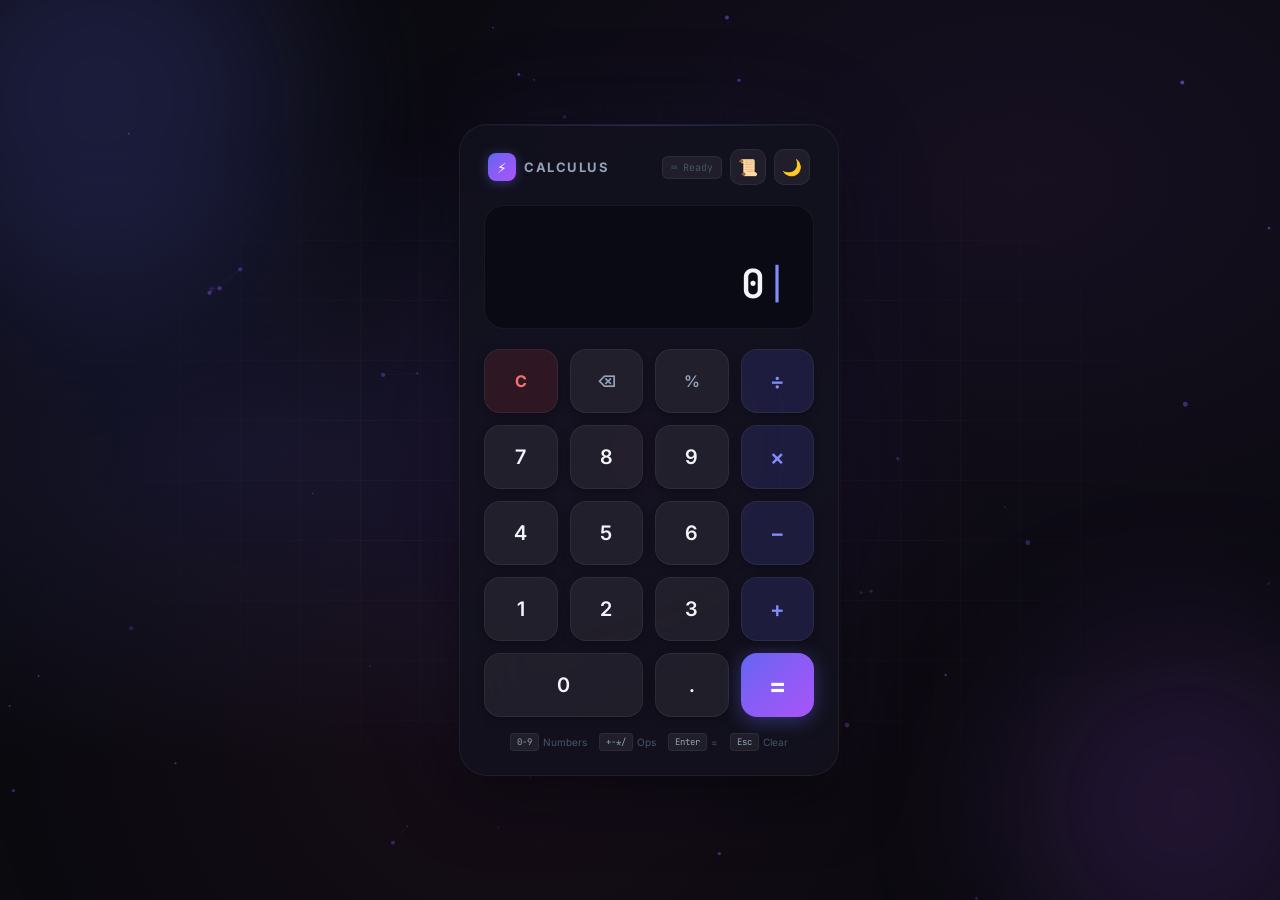
<file: oasis infobite internship/calculator/index.html>
<!DOCTYPE html>
<html lang="en" data-theme="dark">
<head>
  <meta charset="UTF-8" />
  <meta name="viewport" content="width=device-width, initial-scale=1.0" />
  <title>⚡ Calculus — Extraordinary Calculator</title>
  <link rel="preconnect" href="https://fonts.googleapis.com" />
  <link href="https://fonts.googleapis.com/css2?family=Inter:wght@300;400;500;600;700;800;900&family=JetBrains+Mono:wght@300;400;500;600;700&display=swap" rel="stylesheet" />
  <style>
    /* ═══════════════════════════════════════════════════
       CSS CUSTOM PROPERTIES & THEME SYSTEM
       ═══════════════════════════════════════════════════ */
    :root {
      --transition-speed: 0.3s;
      --bounce: cubic-bezier(0.34, 1.56, 0.64, 1);
      --smooth: cubic-bezier(0.4, 0, 0.2, 1);
    }

    [data-theme="dark"] {
      --bg-primary: #0a0a0f;
      --bg-secondary: #12121a;
      --bg-calc: rgba(18, 18, 30, 0.85);
      --bg-display: rgba(10, 10, 20, 0.9);
      --bg-btn: rgba(255, 255, 255, 0.06);
      --bg-btn-hover: rgba(255, 255, 255, 0.12);
      --bg-btn-active: rgba(255, 255, 255, 0.18);
      --bg-operator: rgba(99, 102, 241, 0.15);
      --bg-operator-hover: rgba(99, 102, 241, 0.3);
      --bg-equals: linear-gradient(135deg, #6366f1, #8b5cf6, #a855f7);
      --bg-equals-hover: linear-gradient(135deg, #818cf8, #a78bfa, #c084fc);
      --bg-clear: rgba(239, 68, 68, 0.12);
      --bg-clear-hover: rgba(239, 68, 68, 0.25);
      --bg-history: rgba(15, 15, 25, 0.95);
      --text-primary: #f1f5f9;
      --text-secondary: #94a3b8;
      --text-muted: #475569;
      --text-operator: #818cf8;
      --text-equals: #ffffff;
      --text-clear: #f87171;
      --text-result: #a78bfa;
      --border-color: rgba(255, 255, 255, 0.06);
      --border-glow: rgba(99, 102, 241, 0.3);
      --shadow-card: 0 25px 60px rgba(0, 0, 0, 0.5), 0 0 120px rgba(99, 102, 241, 0.08);
      --shadow-btn: 0 2px 8px rgba(0, 0, 0, 0.3);
      --shadow-btn-hover: 0 4px 16px rgba(0, 0, 0, 0.4);
      --glow-primary: rgba(99, 102, 241, 0.4);
      --glow-secondary: rgba(168, 85, 247, 0.3);
      --particle-color: rgba(139, 92, 246, 0.6);
      --scrollbar-thumb: rgba(99, 102, 241, 0.3);
      --scrollbar-track: transparent;
      --gradient-mesh-1: radial-gradient(ellipse at 20% 50%, rgba(99, 102, 241, 0.12) 0%, transparent 50%);
      --gradient-mesh-2: radial-gradient(ellipse at 80% 20%, rgba(168, 85, 247, 0.08) 0%, transparent 50%);
      --gradient-mesh-3: radial-gradient(ellipse at 40% 80%, rgba(236, 72, 153, 0.06) 0%, transparent 50%);
    }

    [data-theme="light"] {
      --bg-primary: #f0f0f5;
      --bg-secondary: #e8e8f0;
      --bg-calc: rgba(255, 255, 255, 0.85);
      --bg-display: rgba(245, 245, 252, 0.95);
      --bg-btn: rgba(0, 0, 0, 0.04);
      --bg-btn-hover: rgba(0, 0, 0, 0.08);
      --bg-btn-active: rgba(0, 0, 0, 0.14);
      --bg-operator: rgba(99, 102, 241, 0.1);
      --bg-operator-hover: rgba(99, 102, 241, 0.2);
      --bg-equals: linear-gradient(135deg, #6366f1, #8b5cf6, #a855f7);
      --bg-equals-hover: linear-gradient(135deg, #4f46e5, #7c3aed, #9333ea);
      --bg-clear: rgba(239, 68, 68, 0.08);
      --bg-clear-hover: rgba(239, 68, 68, 0.18);
      --bg-history: rgba(250, 250, 255, 0.98);
      --text-primary: #1e293b;
      --text-secondary: #64748b;
      --text-muted: #94a3b8;
      --text-operator: #6366f1;
      --text-equals: #ffffff;
      --text-clear: #ef4444;
      --text-result: #7c3aed;
      --border-color: rgba(0, 0, 0, 0.08);
      --border-glow: rgba(99, 102, 241, 0.2);
      --shadow-card: 0 25px 60px rgba(0, 0, 0, 0.1), 0 0 80px rgba(99, 102, 241, 0.05);
      --shadow-btn: 0 2px 6px rgba(0, 0, 0, 0.06);
      --shadow-btn-hover: 0 4px 12px rgba(0, 0, 0, 0.1);
      --glow-primary: rgba(99, 102, 241, 0.25);
      --glow-secondary: rgba(168, 85, 247, 0.2);
      --particle-color: rgba(99, 102, 241, 0.4);
      --scrollbar-thumb: rgba(99, 102, 241, 0.25);
      --scrollbar-track: transparent;
      --gradient-mesh-1: radial-gradient(ellipse at 20% 50%, rgba(99, 102, 241, 0.06) 0%, transparent 50%);
      --gradient-mesh-2: radial-gradient(ellipse at 80% 20%, rgba(168, 85, 247, 0.04) 0%, transparent 50%);
      --gradient-mesh-3: radial-gradient(ellipse at 40% 80%, rgba(236, 72, 153, 0.03) 0%, transparent 50%);
    }

    /* ═══════════════════════════════════════════════════
       RESET & BASE
       ═══════════════════════════════════════════════════ */
    *, *::before, *::after {
      margin: 0;
      padding: 0;
      box-sizing: border-box;
    }

    html {
      font-size: 16px;
      -webkit-font-smoothing: antialiased;
      -moz-osx-font-smoothing: grayscale;
    }

    body {
      font-family: 'Inter', system-ui, -apple-system, sans-serif;
      background: var(--bg-primary);
      color: var(--text-primary);
      min-height: 100vh;
      display: flex;
      align-items: center;
      justify-content: center;
      overflow: hidden;
      transition: background var(--transition-speed) var(--smooth);
    }

    /* ═══════════════════════════════════════════════════
       ANIMATED BACKGROUND
       ═══════════════════════════════════════════════════ */
    .bg-mesh {
      position: fixed;
      inset: 0;
      z-index: 0;
      background:
        var(--gradient-mesh-1),
        var(--gradient-mesh-2),
        var(--gradient-mesh-3);
      transition: background var(--transition-speed) var(--smooth);
    }

    .bg-grid {
      position: fixed;
      inset: 0;
      z-index: 0;
      background-image:
        linear-gradient(var(--border-color) 1px, transparent 1px),
        linear-gradient(90deg, var(--border-color) 1px, transparent 1px);
      background-size: 60px 60px;
      opacity: 0.4;
      mask-image: radial-gradient(ellipse at center, black 30%, transparent 70%);
      -webkit-mask-image: radial-gradient(ellipse at center, black 30%, transparent 70%);
    }

    /* Floating orbs */
    .orb {
      position: fixed;
      border-radius: 50%;
      filter: blur(80px);
      opacity: 0.5;
      z-index: 0;
      animation: float 20s ease-in-out infinite;
      transition: opacity var(--transition-speed) var(--smooth);
    }
    .orb-1 {
      width: 400px; height: 400px;
      background: var(--glow-primary);
      top: -100px; left: -100px;
      animation-delay: 0s;
    }
    .orb-2 {
      width: 350px; height: 350px;
      background: var(--glow-secondary);
      bottom: -80px; right: -80px;
      animation-delay: -7s;
      animation-duration: 25s;
    }
    .orb-3 {
      width: 250px; height: 250px;
      background: rgba(236, 72, 153, 0.2);
      top: 50%; left: 50%;
      transform: translate(-50%, -50%);
      animation-delay: -14s;
      animation-duration: 30s;
    }

    @keyframes float {
      0%, 100% { transform: translate(0, 0) scale(1); }
      25% { transform: translate(30px, -40px) scale(1.05); }
      50% { transform: translate(-20px, 20px) scale(0.95); }
      75% { transform: translate(40px, 30px) scale(1.02); }
    }

    /* ═══════════════════════════════════════════════════
       PARTICLE CANVAS
       ═══════════════════════════════════════════════════ */
    #particles {
      position: fixed;
      inset: 0;
      z-index: 0;
      pointer-events: none;
    }

    /* ═══════════════════════════════════════════════════
       MAIN CONTAINER
       ═══════════════════════════════════════════════════ */
    .app-container {
      position: relative;
      z-index: 1;
      display: flex;
      gap: 16px;
      align-items: stretch;
      animation: fadeInUp 0.8s var(--bounce) both;
    }

    @keyframes fadeInUp {
      from {
        opacity: 0;
        transform: translateY(40px) scale(0.95);
      }
    }

    /* ═══════════════════════════════════════════════════
       CALCULATOR CARD
       ═══════════════════════════════════════════════════ */
    .calculator {
      width: 380px;
      background: var(--bg-calc);
      backdrop-filter: blur(40px) saturate(1.5);
      -webkit-backdrop-filter: blur(40px) saturate(1.5);
      border: 1px solid var(--border-color);
      border-radius: 28px;
      box-shadow: var(--shadow-card);
      padding: 24px;
      transition: all var(--transition-speed) var(--smooth);
      position: relative;
      overflow: hidden;
    }

    .calculator::before {
      content: '';
      position: absolute;
      top: 0;
      left: 0;
      right: 0;
      height: 1px;
      background: linear-gradient(90deg, transparent, var(--border-glow), transparent);
    }

    /* ═══════════════════════════════════════════════════
       TOP BAR (Theme + Keyboard hint)
       ═══════════════════════════════════════════════════ */
    .top-bar {
      display: flex;
      align-items: center;
      justify-content: space-between;
      margin-bottom: 20px;
      padding: 0 4px;
    }

    .brand {
      display: flex;
      align-items: center;
      gap: 8px;
    }

    .brand-icon {
      width: 28px;
      height: 28px;
      background: var(--bg-equals);
      border-radius: 8px;
      display: flex;
      align-items: center;
      justify-content: center;
      font-size: 14px;
      color: #fff;
      box-shadow: 0 2px 12px var(--glow-primary);
    }

    .brand-text {
      font-size: 13px;
      font-weight: 700;
      letter-spacing: 1.5px;
      text-transform: uppercase;
      color: var(--text-secondary);
    }

    .top-actions {
      display: flex;
      gap: 8px;
      align-items: center;
    }

    .kbd-hint {
      font-size: 10px;
      color: var(--text-muted);
      background: var(--bg-btn);
      padding: 4px 8px;
      border-radius: 6px;
      font-family: 'JetBrains Mono', monospace;
      border: 1px solid var(--border-color);
    }

    .theme-toggle {
      width: 36px;
      height: 36px;
      border: 1px solid var(--border-color);
      border-radius: 10px;
      background: var(--bg-btn);
      color: var(--text-secondary);
      cursor: pointer;
      display: flex;
      align-items: center;
      justify-content: center;
      font-size: 16px;
      transition: all var(--transition-speed) var(--smooth);
    }

    .theme-toggle:hover {
      background: var(--bg-btn-hover);
      color: var(--text-primary);
      transform: rotate(30deg);
    }

    .history-toggle {
      width: 36px;
      height: 36px;
      border: 1px solid var(--border-color);
      border-radius: 10px;
      background: var(--bg-btn);
      color: var(--text-secondary);
      cursor: pointer;
      display: flex;
      align-items: center;
      justify-content: center;
      font-size: 16px;
      transition: all var(--transition-speed) var(--smooth);
    }

    .history-toggle:hover {
      background: var(--bg-btn-hover);
      color: var(--text-primary);
    }

    .history-toggle.active {
      background: var(--bg-operator);
      color: var(--text-operator);
      border-color: var(--text-operator);
    }

    /* ═══════════════════════════════════════════════════
       DISPLAY
       ═══════════════════════════════════════════════════ */
    .display {
      background: var(--bg-display);
      border: 1px solid var(--border-color);
      border-radius: 20px;
      padding: 24px 24px 20px;
      margin-bottom: 20px;
      min-height: 120px;
      display: flex;
      flex-direction: column;
      justify-content: flex-end;
      align-items: flex-end;
      overflow: hidden;
      position: relative;
      transition: all var(--transition-speed) var(--smooth);
    }

    .display::after {
      content: '';
      position: absolute;
      bottom: 0;
      left: 0;
      right: 0;
      height: 3px;
      background: var(--bg-equals);
      opacity: 0;
      transition: opacity 0.3s;
    }

    .display.active::after {
      opacity: 1;
    }

    .expression {
      font-family: 'JetBrains Mono', monospace;
      font-size: 14px;
      color: var(--text-secondary);
      min-height: 22px;
      text-align: right;
      width: 100%;
      word-break: break-all;
      margin-bottom: 8px;
      transition: color var(--transition-speed) var(--smooth);
      line-height: 1.5;
    }

    .current-value {
      font-family: 'JetBrains Mono', monospace;
      font-size: 40px;
      font-weight: 600;
      color: var(--text-primary);
      text-align: right;
      width: 100%;
      word-break: break-all;
      line-height: 1.2;
      transition: all var(--transition-speed) var(--smooth);
    }

    .current-value.error {
      color: var(--text-clear);
      font-size: 22px;
      animation: errorShake 0.5s var(--bounce);
    }

    .current-value.result {
      color: var(--text-result);
    }

    .current-value.shrink-1 { font-size: 32px; }
    .current-value.shrink-2 { font-size: 26px; }
    .current-value.shrink-3 { font-size: 20px; }

    @keyframes errorShake {
      0%, 100% { transform: translateX(0); }
      20% { transform: translateX(-8px); }
      40% { transform: translateX(8px); }
      60% { transform: translateX(-4px); }
      80% { transform: translateX(4px); }
    }

    /* ═══════════════════════════════════════════════════
       BUTTON GRID
       ═══════════════════════════════════════════════════ */
    .buttons {
      display: grid;
      grid-template-columns: repeat(4, 1fr);
      gap: 12px;
    }

    .btn {
      height: 64px;
      border: 1px solid var(--border-color);
      border-radius: 16px;
      font-family: 'Inter', sans-serif;
      font-size: 20px;
      font-weight: 600;
      cursor: pointer;
      display: flex;
      align-items: center;
      justify-content: center;
      transition: all 0.15s var(--smooth);
      position: relative;
      overflow: hidden;
      user-select: none;
      -webkit-user-select: none;
      outline: none;
    }

    /* Ripple effect container */
    .btn .ripple {
      position: absolute;
      border-radius: 50%;
      background: rgba(255, 255, 255, 0.25);
      transform: scale(0);
      animation: rippleAnim 0.6s ease-out;
      pointer-events: none;
    }

    @keyframes rippleAnim {
      to {
        transform: scale(4);
        opacity: 0;
      }
    }

    /* Number buttons */
    .btn-number {
      background: var(--bg-btn);
      color: var(--text-primary);
      box-shadow: var(--shadow-btn);
    }
    .btn-number:hover {
      background: var(--bg-btn-hover);
      box-shadow: var(--shadow-btn-hover);
      transform: translateY(-2px);
    }
    .btn-number:active {
      background: var(--bg-btn-active);
      transform: translateY(0) scale(0.96);
    }

    /* Operator buttons */
    .btn-operator {
      background: var(--bg-operator);
      color: var(--text-operator);
      box-shadow: var(--shadow-btn);
      font-size: 22px;
    }
    .btn-operator:hover {
      background: var(--bg-operator-hover);
      box-shadow: var(--shadow-btn-hover);
      transform: translateY(-2px);
    }
    .btn-operator:active {
      transform: translateY(0) scale(0.96);
    }
    .btn-operator.active-op {
      background: var(--bg-operator-hover);
      box-shadow: 0 0 20px var(--glow-primary);
      border-color: var(--text-operator);
    }

    /* Equals button */
    .btn-equals {
      background: var(--bg-equals);
      color: var(--text-equals);
      border: none;
      font-size: 26px;
      font-weight: 700;
      box-shadow: 0 4px 20px var(--glow-primary);
      grid-row: span 1;
    }
    .btn-equals:hover {
      background: var(--bg-equals-hover);
      box-shadow: 0 6px 30px var(--glow-primary);
      transform: translateY(-3px);
    }
    .btn-equals:active {
      transform: translateY(0) scale(0.96);
    }

    /* Clear button */
    .btn-clear {
      background: var(--bg-clear);
      color: var(--text-clear);
      box-shadow: var(--shadow-btn);
      font-size: 16px;
      font-weight: 700;
    }
    .btn-clear:hover {
      background: var(--bg-clear-hover);
      box-shadow: var(--shadow-btn-hover);
      transform: translateY(-2px);
    }
    .btn-clear:active {
      transform: translateY(0) scale(0.96);
    }

    /* Special function buttons */
    .btn-func {
      background: var(--bg-btn);
      color: var(--text-secondary);
      box-shadow: var(--shadow-btn);
      font-size: 16px;
    }
    .btn-func:hover {
      background: var(--bg-btn-hover);
      color: var(--text-primary);
      box-shadow: var(--shadow-btn-hover);
      transform: translateY(-2px);
    }
    .btn-func:active {
      transform: translateY(0) scale(0.96);
    }

    /* Zero button spans 2 columns */
    .btn-zero {
      grid-column: span 2;
    }

    /* Keyboard active indicator */
    .btn.key-active {
      transform: scale(0.94);
      background: var(--bg-btn-active) !important;
      transition: all 0.05s;
    }

    /* ═══════════════════════════════════════════════════
       HISTORY PANEL
       ═══════════════════════════════════════════════════ */
    .history-panel {
      width: 0;
      max-height: 580px;
      background: var(--bg-history);
      backdrop-filter: blur(40px) saturate(1.5);
      -webkit-backdrop-filter: blur(40px) saturate(1.5);
      border: 1px solid var(--border-color);
      border-radius: 28px;
      box-shadow: var(--shadow-card);
      overflow: hidden;
      transition: all 0.4s var(--smooth);
      opacity: 0;
      transform: translateX(-20px);
    }

    .history-panel.open {
      width: 280px;
      opacity: 1;
      transform: translateX(0);
      padding: 24px 20px;
    }

    .history-header {
      display: flex;
      align-items: center;
      justify-content: space-between;
      margin-bottom: 16px;
      white-space: nowrap;
    }

    .history-title {
      font-size: 14px;
      font-weight: 700;
      color: var(--text-secondary);
      text-transform: uppercase;
      letter-spacing: 1.5px;
      display: flex;
      align-items: center;
      gap: 8px;
    }

    .history-clear {
      font-size: 11px;
      color: var(--text-muted);
      cursor: pointer;
      background: var(--bg-btn);
      border: 1px solid var(--border-color);
      padding: 4px 10px;
      border-radius: 6px;
      font-family: 'Inter', sans-serif;
      font-weight: 600;
      transition: all var(--transition-speed) var(--smooth);
      white-space: nowrap;
    }

    .history-clear:hover {
      color: var(--text-clear);
      background: var(--bg-clear);
      border-color: var(--text-clear);
    }

    .history-list {
      display: flex;
      flex-direction: column;
      gap: 8px;
      max-height: 460px;
      overflow-y: auto;
      padding-right: 4px;
    }

    .history-list::-webkit-scrollbar {
      width: 4px;
    }
    .history-list::-webkit-scrollbar-thumb {
      background: var(--scrollbar-thumb);
      border-radius: 4px;
    }
    .history-list::-webkit-scrollbar-track {
      background: var(--scrollbar-track);
    }

    .history-item {
      background: var(--bg-btn);
      border: 1px solid var(--border-color);
      border-radius: 12px;
      padding: 12px 14px;
      cursor: pointer;
      transition: all var(--transition-speed) var(--smooth);
      animation: slideIn 0.3s var(--bounce) both;
    }

    .history-item:hover {
      background: var(--bg-btn-hover);
      transform: translateX(4px);
      border-color: var(--border-glow);
    }

    @keyframes slideIn {
      from {
        opacity: 0;
        transform: translateY(-10px);
      }
    }

    .history-expr {
      font-family: 'JetBrains Mono', monospace;
      font-size: 11px;
      color: var(--text-muted);
      margin-bottom: 4px;
      white-space: nowrap;
      overflow: hidden;
      text-overflow: ellipsis;
    }

    .history-result {
      font-family: 'JetBrains Mono', monospace;
      font-size: 16px;
      font-weight: 600;
      color: var(--text-result);
    }

    .history-empty {
      text-align: center;
      padding: 40px 0;
      color: var(--text-muted);
      font-size: 13px;
    }

    .history-empty-icon {
      font-size: 32px;
      margin-bottom: 8px;
      opacity: 0.4;
    }

    /* ═══════════════════════════════════════════════════
       KEYBOARD SHORTCUT FOOTER
       ═══════════════════════════════════════════════════ */
    .footer {
      text-align: center;
      margin-top: 16px;
      display: flex;
      justify-content: center;
      gap: 12px;
      flex-wrap: wrap;
    }

    .shortcut {
      display: inline-flex;
      align-items: center;
      gap: 4px;
      font-size: 10px;
      color: var(--text-muted);
    }

    .shortcut kbd {
      font-family: 'JetBrains Mono', monospace;
      background: var(--bg-btn);
      border: 1px solid var(--border-color);
      padding: 2px 6px;
      border-radius: 4px;
      font-size: 9px;
      color: var(--text-secondary);
    }

    /* ═══════════════════════════════════════════════════
       RESPONSIVE
       ═══════════════════════════════════════════════════ */
    @media (max-width: 740px) {
      .app-container {
        flex-direction: column-reverse;
        align-items: center;
      }
      .history-panel.open {
        width: 380px;
        max-height: 200px;
      }
      .history-list {
        max-height: 120px;
      }
    }

    @media (max-width: 420px) {
      .calculator {
        width: 100vw;
        border-radius: 0;
        padding: 16px;
        min-height: 100vh;
        display: flex;
        flex-direction: column;
      }
      .display {
        border-radius: 16px;
      }
      .btn {
        height: 56px;
        border-radius: 12px;
      }
      .buttons {
        gap: 8px;
        flex: 1;
      }
      .history-panel.open {
        width: 100vw;
        border-radius: 0;
      }
    }

    /* ═══════════════════════════════════════════════════
       ANIMATIONS
       ═══════════════════════════════════════════════════ */
    @keyframes pulse {
      0%, 100% { box-shadow: 0 0 0 0 var(--glow-primary); }
      50% { box-shadow: 0 0 20px 4px var(--glow-primary); }
    }

    .btn-equals.pulse {
      animation: pulse 0.4s ease-out;
    }

    /* Typing cursor blink */
    .cursor-blink::after {
      content: '|';
      animation: blink 1s step-end infinite;
      color: var(--text-operator);
      font-weight: 300;
    }

    @keyframes blink {
      50% { opacity: 0; }
    }
  </style>
</head>
<body>

  <!-- Animated Background -->
  <div class="bg-mesh"></div>
  <div class="bg-grid"></div>
  <div class="orb orb-1"></div>
  <div class="orb orb-2"></div>
  <div class="orb orb-3"></div>
  <canvas id="particles"></canvas>

  <div class="app-container">
    <!-- History Panel -->
    <aside class="history-panel" id="historyPanel">
      <div class="history-header">
        <span class="history-title">📜 History</span>
        <button class="history-clear" id="historyClear">Clear All</button>
      </div>
      <div class="history-list" id="historyList">
        <div class="history-empty">
          <div class="history-empty-icon">🧮</div>
          No calculations yet
        </div>
      </div>
    </aside>

    <!-- Calculator -->
    <main class="calculator" id="calculator">
      <!-- Top Bar -->
      <div class="top-bar">
        <div class="brand">
          <div class="brand-icon">⚡</div>
          <span class="brand-text">Calculus</span>
        </div>
        <div class="top-actions">
          <span class="kbd-hint">⌨️ Ready</span>
          <button class="history-toggle" id="historyToggle" title="Toggle History (H)">📜</button>
          <button class="theme-toggle" id="themeToggle" title="Toggle Theme (T)">🌙</button>
        </div>
      </div>

      <!-- Display -->
      <div class="display" id="display">
        <div class="expression" id="expression"></div>
        <div class="current-value cursor-blink" id="currentValue">0</div>
      </div>

      <!-- Buttons Grid -->
      <div class="buttons" id="buttons">
        <button class="btn btn-clear"  data-action="clear">C</button>
        <button class="btn btn-func"   data-action="backspace">⌫</button>
        <button class="btn btn-func"   data-action="percent">%</button>
        <button class="btn btn-operator" data-action="operator" data-value="÷">÷</button>

        <button class="btn btn-number" data-action="number" data-value="7">7</button>
        <button class="btn btn-number" data-action="number" data-value="8">8</button>
        <button class="btn btn-number" data-action="number" data-value="9">9</button>
        <button class="btn btn-operator" data-action="operator" data-value="×">×</button>

        <button class="btn btn-number" data-action="number" data-value="4">4</button>
        <button class="btn btn-number" data-action="number" data-value="5">5</button>
        <button class="btn btn-number" data-action="number" data-value="6">6</button>
        <button class="btn btn-operator" data-action="operator" data-value="−">−</button>

        <button class="btn btn-number" data-action="number" data-value="1">1</button>
        <button class="btn btn-number" data-action="number" data-value="2">2</button>
        <button class="btn btn-number" data-action="number" data-value="3">3</button>
        <button class="btn btn-operator" data-action="operator" data-value="+">+</button>

        <button class="btn btn-number btn-zero" data-action="number" data-value="0">0</button>
        <button class="btn btn-number" data-action="decimal">.</button>
        <button class="btn btn-equals" data-action="equals">=</button>
      </div>

      <!-- Footer -->
      <div class="footer">
        <span class="shortcut"><kbd>0-9</kbd> Numbers</span>
        <span class="shortcut"><kbd>+-*/</kbd> Ops</span>
        <span class="shortcut"><kbd>Enter</kbd> =</span>
        <span class="shortcut"><kbd>Esc</kbd> Clear</span>
      </div>
    </main>
  </div>

  <script>
    /* ═══════════════════════════════════════════════════
       PARTICLE SYSTEM
       ═══════════════════════════════════════════════════ */
    ;(function initParticles() {
      const canvas = document.getElementById('particles');
      const ctx = canvas.getContext('2d');
      let particles = [];
      const PARTICLE_COUNT = 50;

      function resize() {
        canvas.width = window.innerWidth;
        canvas.height = window.innerHeight;
      }
      resize();
      window.addEventListener('resize', resize);

      class Particle {
        constructor() { this.reset(); }
        reset() {
          this.x = Math.random() * canvas.width;
          this.y = Math.random() * canvas.height;
          this.size = Math.random() * 2 + 0.5;
          this.speedX = (Math.random() - 0.5) * 0.4;
          this.speedY = (Math.random() - 0.5) * 0.4;
          this.opacity = Math.random() * 0.5 + 0.1;
          this.opacitySpeed = (Math.random() - 0.5) * 0.005;
        }
        update() {
          this.x += this.speedX;
          this.y += this.speedY;
          this.opacity += this.opacitySpeed;
          if (this.opacity <= 0.05 || this.opacity >= 0.6) this.opacitySpeed *= -1;
          if (this.x < 0 || this.x > canvas.width) this.speedX *= -1;
          if (this.y < 0 || this.y > canvas.height) this.speedY *= -1;
        }
        draw() {
          ctx.beginPath();
          ctx.arc(this.x, this.y, this.size, 0, Math.PI * 2);
          const theme = document.documentElement.getAttribute('data-theme');
          ctx.fillStyle = theme === 'dark'
            ? `rgba(139, 92, 246, ${this.opacity})`
            : `rgba(99, 102, 241, ${this.opacity * 0.6})`;
          ctx.fill();
        }
      }

      for (let i = 0; i < PARTICLE_COUNT; i++) {
        particles.push(new Particle());
      }

      function animate() {
        ctx.clearRect(0, 0, canvas.width, canvas.height);
        particles.forEach(p => { p.update(); p.draw(); });

        // Draw connections
        for (let i = 0; i < particles.length; i++) {
          for (let j = i + 1; j < particles.length; j++) {
            const dx = particles[i].x - particles[j].x;
            const dy = particles[i].y - particles[j].y;
            const dist = Math.sqrt(dx * dx + dy * dy);
            if (dist < 120) {
              ctx.beginPath();
              ctx.moveTo(particles[i].x, particles[i].y);
              ctx.lineTo(particles[j].x, particles[j].y);
              const theme = document.documentElement.getAttribute('data-theme');
              const alpha = (1 - dist / 120) * 0.15;
              ctx.strokeStyle = theme === 'dark'
                ? `rgba(139, 92, 246, ${alpha})`
                : `rgba(99, 102, 241, ${alpha * 0.5})`;
              ctx.lineWidth = 0.5;
              ctx.stroke();
            }
          }
        }
        requestAnimationFrame(animate);
      }
      animate();
    })();

    /* ═══════════════════════════════════════════════════
       SOUND ENGINE (Web Audio API)
       ═══════════════════════════════════════════════════ */
    class SoundEngine {
      constructor() {
        this.ctx = null;
        this.enabled = true;
      }
      init() {
        if (!this.ctx) {
          this.ctx = new (window.AudioContext || window.webkitAudioContext)();
        }
      }
      play(freq = 600, duration = 0.08, type = 'sine', volume = 0.08) {
        if (!this.enabled) return;
        try {
          this.init();
          const osc = this.ctx.createOscillator();
          const gain = this.ctx.createGain();
          osc.type = type;
          osc.frequency.setValueAtTime(freq, this.ctx.currentTime);
          gain.gain.setValueAtTime(volume, this.ctx.currentTime);
          gain.gain.exponentialRampToValueAtTime(0.001, this.ctx.currentTime + duration);
          osc.connect(gain);
          gain.connect(this.ctx.destination);
          osc.start();
          osc.stop(this.ctx.currentTime + duration);
        } catch(e) { /* silent fail */ }
      }
      clickSound()    { this.play(800, 0.06, 'sine', 0.06); }
      operatorSound() { this.play(600, 0.08, 'triangle', 0.06); }
      equalsSound()   { this.play(1000, 0.12, 'sine', 0.08); }
      clearSound()    { this.play(300, 0.15, 'sawtooth', 0.04); }
      errorSound()    { this.play(200, 0.3, 'square', 0.05); }
    }

    const sound = new SoundEngine();

    /* ═══════════════════════════════════════════════════
       CALCULATOR ENGINE
       ═══════════════════════════════════════════════════ */
    class Calculator {
      constructor() {
        // DOM references
        this.expressionEl = document.getElementById('expression');
        this.currentValueEl = document.getElementById('currentValue');
        this.displayEl = document.getElementById('display');
        this.buttonsEl = document.getElementById('buttons');
        this.historyPanel = document.getElementById('historyPanel');
        this.historyList = document.getElementById('historyList');
        this.historyToggle = document.getElementById('historyToggle');
        this.historyClear = document.getElementById('historyClear');
        this.themeToggle = document.getElementById('themeToggle');

        // State
        this.currentInput = '0';
        this.previousInput = '';
        this.operator = null;
        this.shouldResetScreen = false;
        this.expression = '';
        this.history = JSON.parse(localStorage.getItem('calc_history') || '[]');
        this.lastResult = null;

        // Init
        this.bindEvents();
        this.loadTheme();
        this.renderHistory();
      }

      /* ── Event Binding ─────────────────────────── */
      bindEvents() {
        // Button clicks via event delegation
        this.buttonsEl.addEventListener('click', (e) => {
          const btn = e.target.closest('.btn');
          if (!btn) return;
          sound.init(); // ensure audio context on user gesture

          const action = btn.dataset.action;
          const value = btn.dataset.value;

          this.handleAction(action, value);
          this.createRipple(e, btn);
        });

        // Keyboard support
        document.addEventListener('keydown', (e) => {
          sound.init();
          this.handleKeyboard(e);
        });

        // Theme toggle
        this.themeToggle.addEventListener('click', () => this.toggleTheme());

        // History toggle
        this.historyToggle.addEventListener('click', () => this.toggleHistory());

        // History clear
        this.historyClear.addEventListener('click', () => this.clearHistory());

        // History item clicks (delegation)
        this.historyList.addEventListener('click', (e) => {
          const item = e.target.closest('.history-item');
          if (!item) return;
          const result = item.dataset.result;
          this.currentInput = result;
          this.shouldResetScreen = true;
          this.updateDisplay();
          sound.clickSound();
        });
      }

      /* ── Action Router ─────────────────────────── */
      handleAction(action, value) {
        switch(action) {
          case 'number':
            this.inputNumber(value);
            sound.clickSound();
            break;
          case 'decimal':
            this.inputDecimal();
            sound.clickSound();
            break;
          case 'operator':
            this.inputOperator(value);
            sound.operatorSound();
            break;
          case 'equals':
            this.calculate();
            sound.equalsSound();
            break;
          case 'clear':
            this.clear();
            sound.clearSound();
            break;
          case 'backspace':
            this.backspace();
            sound.clickSound();
            break;
          case 'percent':
            this.percent();
            sound.clickSound();
            break;
        }
      }

      /* ── Keyboard Handler ──────────────────────── */
      handleKeyboard(e) {
        const key = e.key;
        let btn = null;

        if (key >= '0' && key <= '9') {
          this.inputNumber(key);
          sound.clickSound();
          btn = this.findButton('number', key);
        } else if (key === '.') {
          this.inputDecimal();
          sound.clickSound();
          btn = this.findButton('decimal');
        } else if (key === '+') {
          this.inputOperator('+');
          sound.operatorSound();
          btn = this.findButton('operator', '+');
        } else if (key === '-') {
          this.inputOperator('−');
          sound.operatorSound();
          btn = this.findButton('operator', '−');
        } else if (key === '*') {
          this.inputOperator('×');
          sound.operatorSound();
          btn = this.findButton('operator', '×');
        } else if (key === '/') {
          e.preventDefault();
          this.inputOperator('÷');
          sound.operatorSound();
          btn = this.findButton('operator', '÷');
        } else if (key === 'Enter' || key === '=') {
          e.preventDefault();
          this.calculate();
          sound.equalsSound();
          btn = this.findButton('equals');
        } else if (key === 'Escape') {
          this.clear();
          sound.clearSound();
          btn = this.findButton('clear');
        } else if (key === 'Backspace') {
          this.backspace();
          sound.clickSound();
          btn = this.findButton('backspace');
        } else if (key === '%') {
          this.percent();
          sound.clickSound();
          btn = this.findButton('percent');
        } else if (key.toLowerCase() === 't') {
          this.toggleTheme();
        } else if (key.toLowerCase() === 'h') {
          this.toggleHistory();
        }

        // Visual feedback for keyboard press
        if (btn) {
          btn.classList.add('key-active');
          setTimeout(() => btn.classList.remove('key-active'), 120);
        }
      }

      findButton(action, value) {
        if (value !== undefined) {
          return this.buttonsEl.querySelector(`[data-action="${action}"][data-value="${value}"]`);
        }
        return this.buttonsEl.querySelector(`[data-action="${action}"]`);
      }

      /* ── Calculator Logic ──────────────────────── */
      inputNumber(num) {
        this.currentValueEl.classList.remove('error', 'result');

        if (this.shouldResetScreen) {
          this.currentInput = '';
          this.shouldResetScreen = false;
        }

        // Prevent excessively long input
        if (this.currentInput.replace(/[^0-9]/g, '').length >= 16) return;

        if (this.currentInput === '0' && num !== '0') {
          this.currentInput = num;
        } else if (this.currentInput === '0' && num === '0') {
          // Do nothing, keep '0'
        } else {
          this.currentInput += num;
        }

        this.updateDisplay();
      }

      inputDecimal() {
        this.currentValueEl.classList.remove('error', 'result');

        if (this.shouldResetScreen) {
          this.currentInput = '0';
          this.shouldResetScreen = false;
        }

        if (!this.currentInput.includes('.')) {
          this.currentInput += '.';
        }

        this.updateDisplay();
      }

      inputOperator(op) {
        this.currentValueEl.classList.remove('error', 'result');

        // If there's a pending operation, calculate first (chaining)
        if (this.operator && !this.shouldResetScreen) {
          this.calculate(true); // true = chaining, don't add to history yet
        }

        this.previousInput = this.currentInput;
        this.operator = op;
        this.expression = `${this.formatNumber(this.previousInput)} ${op}`;
        this.shouldResetScreen = true;

        this.updateDisplay();
        this.highlightActiveOperator(op);
      }

      calculate(isChaining = false) {
        if (!this.operator || this.previousInput === '') return;

        const prev = parseFloat(this.previousInput);
        const curr = parseFloat(this.currentInput);
        let result;

        const fullExpression = `${this.formatNumber(this.previousInput)} ${this.operator} ${this.formatNumber(this.currentInput)}`;

        // Divide by zero check
        if (this.operator === '÷' && curr === 0) {
          this.showError('Cannot divide by zero');
          sound.errorSound();
          return;
        }

        switch(this.operator) {
          case '+': result = prev + curr; break;
          case '−': result = prev - curr; break;
          case '×': result = prev * curr; break;
          case '÷': result = prev / curr; break;
          default: return;
        }

        // Handle floating point precision
        result = this.fixPrecision(result);

        // Handle Infinity / NaN
        if (!isFinite(result) || isNaN(result)) {
          this.showError('Math Error');
          sound.errorSound();
          return;
        }

        const resultStr = String(result);

        if (!isChaining) {
          this.expression = `${fullExpression} =`;
          this.addToHistory(fullExpression, resultStr);
        }

        this.currentInput = resultStr;
        this.previousInput = '';
        this.operator = null;
        this.shouldResetScreen = true;
        this.lastResult = result;

        this.currentValueEl.classList.add('result');
        this.clearActiveOperator();
        this.updateDisplay();

        // Pulse animation on equals
        const equalsBtn = this.findButton('equals');
        if (equalsBtn && !isChaining) {
          equalsBtn.classList.add('pulse');
          setTimeout(() => equalsBtn.classList.remove('pulse'), 400);
        }

        // Display glow
        this.displayEl.classList.add('active');
        setTimeout(() => this.displayEl.classList.remove('active'), 500);
      }

      clear() {
        this.currentInput = '0';
        this.previousInput = '';
        this.operator = null;
        this.expression = '';
        this.shouldResetScreen = false;
        this.lastResult = null;

        this.currentValueEl.classList.remove('error', 'result');
        this.clearActiveOperator();
        this.updateDisplay();
      }

      backspace() {
        if (this.currentValueEl.classList.contains('error')) {
          this.clear();
          return;
        }
        if (this.shouldResetScreen) return;

        this.currentInput = this.currentInput.slice(0, -1);
        if (this.currentInput === '' || this.currentInput === '-') {
          this.currentInput = '0';
        }

        this.updateDisplay();
      }

      percent() {
        if (this.currentValueEl.classList.contains('error')) return;
        const val = parseFloat(this.currentInput);
        if (isNaN(val)) return;
        this.currentInput = String(this.fixPrecision(val / 100));
        this.updateDisplay();
      }

      /* ── Display ───────────────────────────────── */
      updateDisplay() {
        this.expressionEl.textContent = this.expression;

        // Format number for display
        let displayValue = this.currentInput;

        // Don't format if it's just a decimal point situation or error
        if (!this.currentValueEl.classList.contains('error') && !displayValue.endsWith('.')) {
          const num = parseFloat(displayValue);
          if (!isNaN(num) && displayValue === String(num)) {
            displayValue = this.formatNumber(displayValue);
          }
        }

        this.currentValueEl.textContent = displayValue;

        // Dynamic font sizing
        const len = this.currentInput.length;
        this.currentValueEl.classList.remove('shrink-1', 'shrink-2', 'shrink-3');
        if (len > 14) {
          this.currentValueEl.classList.add('shrink-3');
        } else if (len > 10) {
          this.currentValueEl.classList.add('shrink-2');
        } else if (len > 7) {
          this.currentValueEl.classList.add('shrink-1');
        }

        // Cursor blink only when ready for input
        if (this.shouldResetScreen || this.currentValueEl.classList.contains('error') || this.currentValueEl.classList.contains('result')) {
          this.currentValueEl.classList.remove('cursor-blink');
        } else {
          this.currentValueEl.classList.add('cursor-blink');
        }
      }

      showError(message) {
        this.expression = this.expression.replace(' =', '');
        this.currentInput = '0';
        this.previousInput = '';
        this.operator = null;
        this.shouldResetScreen = true;

        this.currentValueEl.textContent = message;
        this.currentValueEl.classList.add('error');
        this.clearActiveOperator();
      }

      formatNumber(numStr) {
        const num = parseFloat(numStr);
        if (isNaN(num)) return numStr;

        // For very large or very small numbers, use scientific notation
        if (Math.abs(num) >= 1e15 || (Math.abs(num) < 1e-10 && num !== 0)) {
          return num.toExponential(6);
        }

        // Add thousand separators for the integer part
        const parts = numStr.split('.');
        const intPart = parts[0];
        const decPart = parts[1];

        const formatted = parseInt(intPart).toLocaleString('en-US');
        return decPart !== undefined ? `${formatted}.${decPart}` : formatted;
      }

      fixPrecision(num) {
        // Fix floating point errors (e.g., 0.1 + 0.2)
        return parseFloat(num.toPrecision(12));
      }

      /* ── Operator Highlighting ─────────────────── */
      highlightActiveOperator(op) {
        this.clearActiveOperator();
        const btn = this.findButton('operator', op);
        if (btn) btn.classList.add('active-op');
      }

      clearActiveOperator() {
        this.buttonsEl.querySelectorAll('.btn-operator').forEach(b =>
          b.classList.remove('active-op')
        );
      }

      /* ── Ripple Effect ─────────────────────────── */
      createRipple(event, button) {
        const ripple = document.createElement('span');
        ripple.classList.add('ripple');
        const rect = button.getBoundingClientRect();
        const size = Math.max(rect.width, rect.height);
        ripple.style.width = ripple.style.height = `${size}px`;
        ripple.style.left = `${event.clientX - rect.left - size / 2}px`;
        ripple.style.top = `${event.clientY - rect.top - size / 2}px`;
        button.appendChild(ripple);
        ripple.addEventListener('animationend', () => ripple.remove());
      }

      /* ── History ───────────────────────────────── */
      addToHistory(expression, result) {
        this.history.unshift({ expression, result, timestamp: Date.now() });
        if (this.history.length > 50) this.history.pop();
        localStorage.setItem('calc_history', JSON.stringify(this.history));
        this.renderHistory();
      }

      renderHistory() {
        if (this.history.length === 0) {
          this.historyList.innerHTML = `
            <div class="history-empty">
              <div class="history-empty-icon">🧮</div>
              No calculations yet
            </div>`;
          return;
        }

        this.historyList.innerHTML = this.history.map((item, i) => `
          <div class="history-item" data-result="${item.result}" style="animation-delay: ${i * 0.03}s">
            <div class="history-expr">${item.expression}</div>
            <div class="history-result">= ${this.formatNumber(item.result)}</div>
          </div>
        `).join('');
      }

      clearHistory() {
        this.history = [];
        localStorage.removeItem('calc_history');
        this.renderHistory();
        sound.clearSound();
      }

      toggleHistory() {
        this.historyPanel.classList.toggle('open');
        this.historyToggle.classList.toggle('active');
      }

      /* ── Theme ─────────────────────────────────── */
      toggleTheme() {
        const html = document.documentElement;
        const current = html.getAttribute('data-theme');
        const next = current === 'dark' ? 'light' : 'dark';
        html.setAttribute('data-theme', next);
        localStorage.setItem('calc_theme', next);
        this.themeToggle.textContent = next === 'dark' ? '🌙' : '☀️';
        sound.clickSound();
      }

      loadTheme() {
        const saved = localStorage.getItem('calc_theme') || 'dark';
        document.documentElement.setAttribute('data-theme', saved);
        this.themeToggle.textContent = saved === 'dark' ? '🌙' : '☀️';
      }
    }

    /* ═══════════════════════════════════════════════════
       INITIALIZE
       ═══════════════════════════════════════════════════ */
    const calc = new Calculator();
  </script>
</body>
</html>
</file>
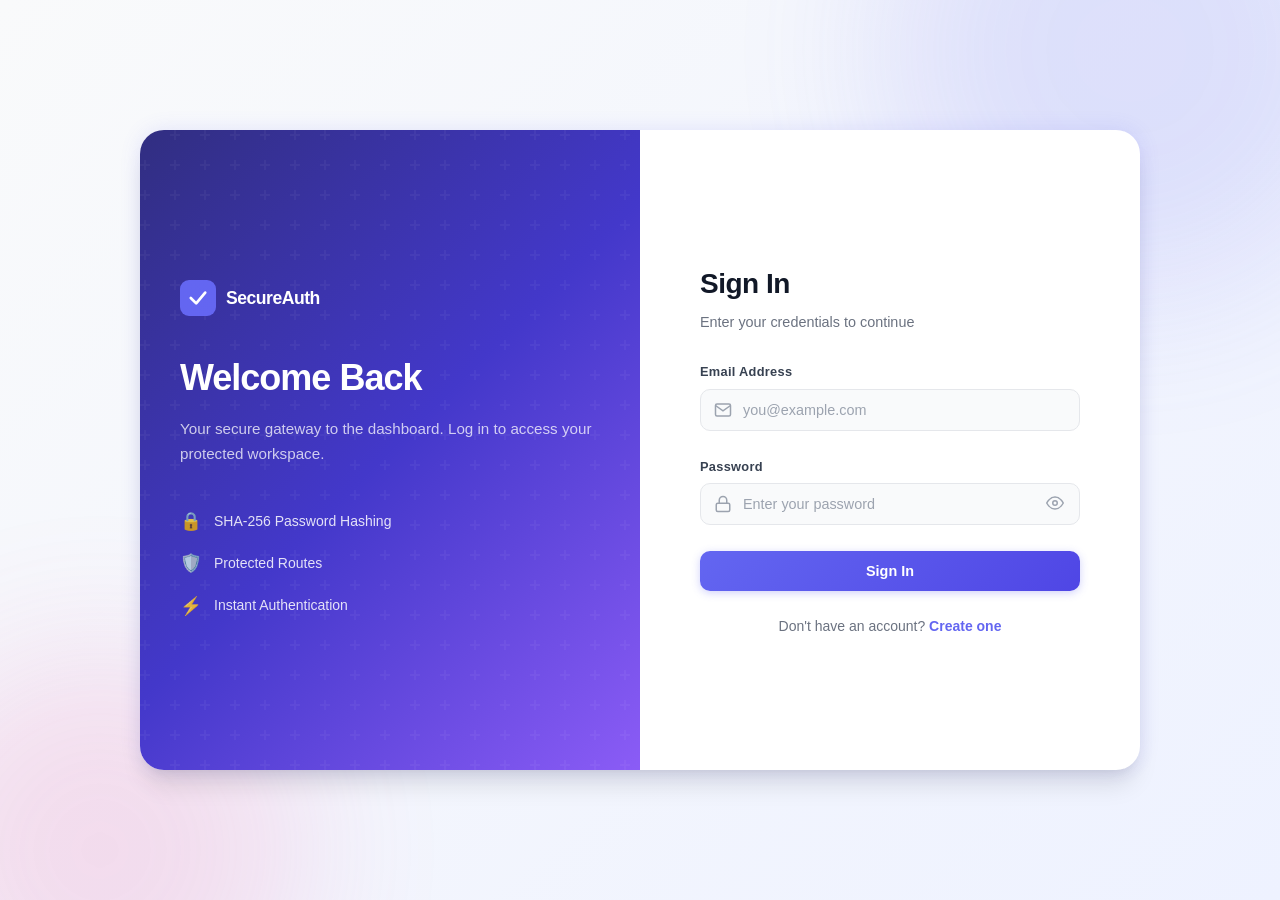
<file: oasis infobite internship/login-auth-system/index.html>
<!DOCTYPE html>
<html lang="en">
<head>
    <meta charset="UTF-8">
    <meta name="viewport" content="width=device-width, initial-scale=1.0">
    <title>Login — SecureAuth</title>
    <link rel="stylesheet" href="style.css">
</head>
<body class="auth-page">

    <!-- ═══ Background Decoration ═══ -->
    <div class="bg-decoration">
        <div class="bg-circle bg-circle--1"></div>
        <div class="bg-circle bg-circle--2"></div>
        <div class="bg-circle bg-circle--3"></div>
    </div>

    <div class="auth-container">
        <!-- ═══ Left Panel — Branding ═══ -->
        <div class="auth-brand">
            <div class="auth-brand__content">
                <div class="auth-brand__logo">
                    <svg viewBox="0 0 40 40" fill="none" xmlns="http://www.w3.org/2000/svg">
                        <rect width="40" height="40" rx="10" fill="url(#logo-gradient)"/>
                        <path d="M12 20L18 26L28 14" stroke="white" stroke-width="3" stroke-linecap="round" stroke-linejoin="round"/>
                        <defs>
                            <linearGradient id="logo-gradient" x1="0" y1="0" x2="40" y2="40">
                                <stop stop-color="#6366f1"/>
                                <stop offset="1" stop-color="#8b5cf6"/>
                            </linearGradient>
                        </defs>
                    </svg>
                    <span>SecureAuth</span>
                </div>
                <h1 class="auth-brand__title">Welcome Back</h1>
                <p class="auth-brand__subtitle">
                    Your secure gateway to the dashboard. Log in to access your protected workspace.
                </p>
                <div class="auth-brand__features">
                    <div class="auth-brand__feature">
                        <span class="auth-brand__feature-icon">🔒</span>
                        <span>SHA-256 Password Hashing</span>
                    </div>
                    <div class="auth-brand__feature">
                        <span class="auth-brand__feature-icon">🛡️</span>
                        <span>Protected Routes</span>
                    </div>
                    <div class="auth-brand__feature">
                        <span class="auth-brand__feature-icon">⚡</span>
                        <span>Instant Authentication</span>
                    </div>
                </div>
            </div>
        </div>

        <!-- ═══ Right Panel — Login Form ═══ -->
        <div class="auth-form-panel">
            <div class="auth-form-wrapper">
                <div class="auth-form-header">
                    <h2 class="auth-form-title">Sign In</h2>
                    <p class="auth-form-subtitle">Enter your credentials to continue</p>
                </div>

                <!-- Alert Box -->
                <div class="alert" id="alertBox">
                    <span class="alert__icon" id="alertIcon"></span>
                    <span class="alert__message" id="alertMessage"></span>
                    <button class="alert__close" onclick="hideAlert()">&times;</button>
                </div>

                <form class="auth-form" id="loginForm" novalidate>
                    <!-- Email Field -->
                    <div class="form-group" id="emailGroup">
                        <label class="form-label" for="email">Email Address</label>
                        <div class="form-input-wrapper">
                            <svg class="form-input-icon" viewBox="0 0 24 24" fill="none" stroke="currentColor" stroke-width="2">
                                <path d="M4 4h16c1.1 0 2 .9 2 2v12c0 1.1-.9 2-2 2H4c-1.1 0-2-.9-2-2V6c0-1.1.9-2 2-2z"/>
                                <polyline points="22,6 12,13 2,6"/>
                            </svg>
                            <input
                                type="email"
                                id="email"
                                class="form-input"
                                placeholder="you@example.com"
                                autocomplete="email"
                                required
                            >
                        </div>
                        <span class="form-error" id="emailError"></span>
                    </div>

                    <!-- Password Field -->
                    <div class="form-group" id="passwordGroup">
                        <label class="form-label" for="password">Password</label>
                        <div class="form-input-wrapper">
                            <svg class="form-input-icon" viewBox="0 0 24 24" fill="none" stroke="currentColor" stroke-width="2">
                                <rect x="3" y="11" width="18" height="11" rx="2" ry="2"/>
                                <path d="M7 11V7a5 5 0 0 1 10 0v4"/>
                            </svg>
                            <input
                                type="password"
                                id="password"
                                class="form-input"
                                placeholder="Enter your password"
                                autocomplete="current-password"
                                required
                            >
                            <button type="button" class="form-toggle-password" id="togglePassword" aria-label="Toggle password visibility">
                                <svg class="eye-open" viewBox="0 0 24 24" fill="none" stroke="currentColor" stroke-width="2">
                                    <path d="M1 12s4-8 11-8 11 8 11 8-4 8-11 8-11-8-11-8z"/>
                                    <circle cx="12" cy="12" r="3"/>
                                </svg>
                                <svg class="eye-closed" viewBox="0 0 24 24" fill="none" stroke="currentColor" stroke-width="2" style="display:none">
                                    <path d="M17.94 17.94A10.07 10.07 0 0 1 12 20c-7 0-11-8-11-8a18.45 18.45 0 0 1 5.06-5.94M9.9 4.24A9.12 9.12 0 0 1 12 4c7 0 11 8 11 8a18.5 18.5 0 0 1-2.16 3.19m-6.72-1.07a3 3 0 1 1-4.24-4.24"/>
                                    <line x1="1" y1="1" x2="23" y2="23"/>
                                </svg>
                            </button>
                        </div>
                        <span class="form-error" id="passwordError"></span>
                    </div>

                    <!-- Submit Button -->
                    <button type="submit" class="btn btn--primary btn--full" id="loginBtn">
                        <span class="btn__text">Sign In</span>
                        <span class="btn__loader" id="loginLoader">
                            <svg class="spinner" viewBox="0 0 24 24">
                                <circle cx="12" cy="12" r="10" stroke="currentColor" stroke-width="3" fill="none" stroke-dasharray="31.4 31.4" stroke-linecap="round"/>
                            </svg>
                        </span>
                    </button>
                </form>

                <div class="auth-form-footer">
                    <p>Don't have an account? <a href="register.html" class="link">Create one</a></p>
                </div>
            </div>
        </div>
    </div>

    <script src="auth.js"></script>
    <script src="login.js"></script>
</body>
</html>
</file>
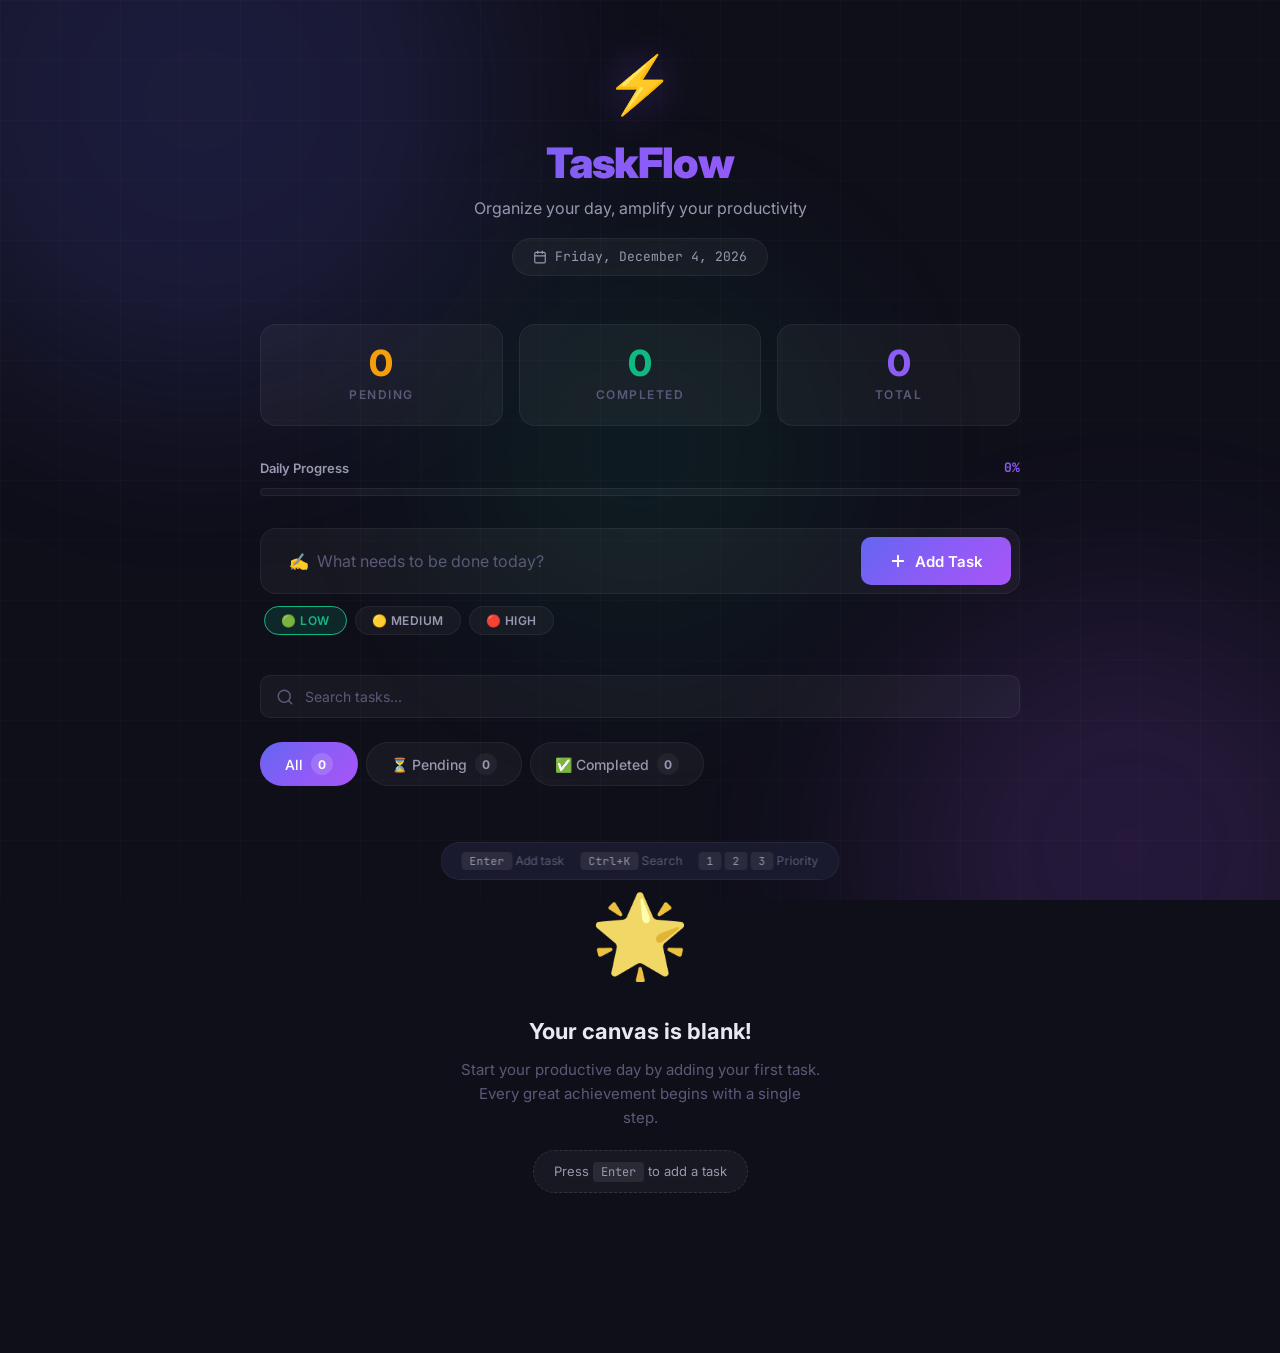
<file: oasis infobite internship/TaskFlow-TodoApp/index.html>
<!DOCTYPE html>
<html lang="en">
<head>
  <meta charset="UTF-8" />
  <meta name="viewport" content="width=device-width, initial-scale=1.0" />
  <title>✨ TaskFlow — Your Daily Productivity Hub</title>
  <link rel="preconnect" href="https://fonts.googleapis.com" />
  <link href="https://fonts.googleapis.com/css2?family=Inter:wght@300;400;500;600;700;800;900&family=JetBrains+Mono:wght@400;500&display=swap" rel="stylesheet" />
  <style>
    /* ═══════════════════════════════════════════
       CSS VARIABLES & RESET
    ═══════════════════════════════════════════ */
    :root {
      --bg-primary: #0f0f1a;
      --bg-secondary: #1a1a2e;
      --bg-card: rgba(255, 255, 255, 0.04);
      --bg-card-hover: rgba(255, 255, 255, 0.08);
      --bg-input: rgba(255, 255, 255, 0.06);
      --text-primary: #e8e8f0;
      --text-secondary: #9898b0;
      --text-muted: #5a5a78;
      --accent-gradient: linear-gradient(135deg, #6366f1, #8b5cf6, #a855f7);
      --accent-solid: #8b5cf6;
      --accent-glow: rgba(139, 92, 246, 0.3);
      --success: #10b981;
      --success-glow: rgba(16, 185, 129, 0.3);
      --danger: #ef4444;
      --danger-glow: rgba(239, 68, 68, 0.2);
      --warning: #f59e0b;
      --border: rgba(255, 255, 255, 0.06);
      --border-hover: rgba(255, 255, 255, 0.12);
      --radius: 16px;
      --radius-sm: 10px;
      --radius-xs: 6px;
      --shadow-sm: 0 2px 8px rgba(0, 0, 0, 0.2);
      --shadow-md: 0 8px 32px rgba(0, 0, 0, 0.3);
      --shadow-lg: 0 16px 64px rgba(0, 0, 0, 0.4);
      --transition: 0.3s cubic-bezier(0.4, 0, 0.2, 1);
    }

    *, *::before, *::after { box-sizing: border-box; margin: 0; padding: 0; }

    html { scroll-behavior: smooth; }

    body {
      font-family: 'Inter', -apple-system, BlinkMacSystemFont, sans-serif;
      background: var(--bg-primary);
      color: var(--text-primary);
      min-height: 100vh;
      overflow-x: hidden;
      line-height: 1.6;
    }

    /* ═══════════════════════════════════════════
       ANIMATED BACKGROUND
    ═══════════════════════════════════════════ */
    .bg-animation {
      position: fixed;
      inset: 0;
      z-index: 0;
      overflow: hidden;
      pointer-events: none;
    }

    .bg-orb {
      position: absolute;
      border-radius: 50%;
      filter: blur(100px);
      opacity: 0.15;
      animation: orbFloat 20s ease-in-out infinite;
    }

    .bg-orb:nth-child(1) {
      width: 600px; height: 600px;
      background: #6366f1;
      top: -200px; left: -100px;
      animation-duration: 25s;
    }

    .bg-orb:nth-child(2) {
      width: 500px; height: 500px;
      background: #a855f7;
      bottom: -200px; right: -100px;
      animation-duration: 30s;
      animation-delay: -5s;
    }

    .bg-orb:nth-child(3) {
      width: 400px; height: 400px;
      background: #10b981;
      top: 50%; left: 50%;
      transform: translate(-50%, -50%);
      animation-duration: 35s;
      animation-delay: -10s;
      opacity: 0.08;
    }

    @keyframes orbFloat {
      0%, 100% { transform: translate(0, 0) scale(1); }
      25% { transform: translate(80px, -60px) scale(1.1); }
      50% { transform: translate(-40px, 80px) scale(0.9); }
      75% { transform: translate(60px, 40px) scale(1.05); }
    }

    /* Grid pattern overlay */
    .bg-grid {
      position: fixed;
      inset: 0;
      z-index: 0;
      background-image:
        linear-gradient(rgba(255, 255, 255, 0.02) 1px, transparent 1px),
        linear-gradient(90deg, rgba(255, 255, 255, 0.02) 1px, transparent 1px);
      background-size: 60px 60px;
      pointer-events: none;
    }

    /* ═══════════════════════════════════════════
       LAYOUT
    ═══════════════════════════════════════════ */
    .app-container {
      position: relative;
      z-index: 1;
      max-width: 800px;
      margin: 0 auto;
      padding: 40px 20px 100px;
    }

    /* ═══════════════════════════════════════════
       HEADER
    ═══════════════════════════════════════════ */
    .app-header {
      text-align: center;
      margin-bottom: 48px;
      animation: fadeInDown 0.8s ease-out;
    }

    .app-logo {
      font-size: 56px;
      margin-bottom: 8px;
      display: block;
      filter: drop-shadow(0 0 20px rgba(139, 92, 246, 0.4));
    }

    .app-title {
      font-size: 42px;
      font-weight: 900;
      background: var(--accent-gradient);
      -webkit-background-clip: text;
      -webkit-text-fill-color: transparent;
      background-clip: text;
      letter-spacing: -1px;
      line-height: 1.2;
    }

    .app-subtitle {
      color: var(--text-secondary);
      font-size: 16px;
      font-weight: 400;
      margin-top: 8px;
    }

    .date-display {
      display: inline-flex;
      align-items: center;
      gap: 8px;
      margin-top: 16px;
      padding: 8px 20px;
      background: var(--bg-card);
      border: 1px solid var(--border);
      border-radius: 100px;
      font-size: 13px;
      color: var(--text-secondary);
      font-family: 'JetBrains Mono', monospace;
    }

    /* ═══════════════════════════════════════════
       STATS BAR
    ═══════════════════════════════════════════ */
    .stats-bar {
      display: grid;
      grid-template-columns: repeat(3, 1fr);
      gap: 16px;
      margin-bottom: 32px;
      animation: fadeInUp 0.8s ease-out 0.1s both;
    }

    .stat-card {
      background: var(--bg-card);
      border: 1px solid var(--border);
      border-radius: var(--radius);
      padding: 20px;
      text-align: center;
      backdrop-filter: blur(20px);
      transition: var(--transition);
    }

    .stat-card:hover {
      background: var(--bg-card-hover);
      border-color: var(--border-hover);
      transform: translateY(-2px);
    }

    .stat-number {
      font-size: 36px;
      font-weight: 800;
      line-height: 1;
      margin-bottom: 4px;
    }

    .stat-card:nth-child(1) .stat-number { color: var(--warning); }
    .stat-card:nth-child(2) .stat-number { color: var(--success); }
    .stat-card:nth-child(3) .stat-number { color: var(--accent-solid); }

    .stat-label {
      font-size: 12px;
      text-transform: uppercase;
      letter-spacing: 1.5px;
      color: var(--text-muted);
      font-weight: 600;
    }

    /* ═══════════════════════════════════════════
       INPUT SECTION
    ═══════════════════════════════════════════ */
    .input-section {
      margin-bottom: 40px;
      animation: fadeInUp 0.8s ease-out 0.2s both;
    }

    .input-wrapper {
      display: flex;
      gap: 12px;
      padding: 8px;
      background: var(--bg-card);
      border: 1px solid var(--border);
      border-radius: var(--radius);
      backdrop-filter: blur(20px);
      transition: var(--transition);
    }

    .input-wrapper:focus-within {
      border-color: var(--accent-solid);
      box-shadow: 0 0 0 4px var(--accent-glow);
    }

    .task-input {
      flex: 1;
      padding: 14px 20px;
      background: transparent;
      border: none;
      outline: none;
      color: var(--text-primary);
      font-size: 16px;
      font-family: inherit;
      font-weight: 500;
    }

    .task-input::placeholder {
      color: var(--text-muted);
      font-weight: 400;
    }

    .add-btn {
      display: flex;
      align-items: center;
      gap: 8px;
      padding: 14px 28px;
      background: var(--accent-gradient);
      color: white;
      border: none;
      border-radius: var(--radius-sm);
      font-size: 15px;
      font-weight: 600;
      font-family: inherit;
      cursor: pointer;
      transition: var(--transition);
      white-space: nowrap;
    }

    .add-btn:hover {
      transform: scale(1.03);
      box-shadow: 0 4px 20px var(--accent-glow);
    }

    .add-btn:active { transform: scale(0.97); }

    .add-btn svg { width: 18px; height: 18px; }

    /* Priority selector */
    .priority-selector {
      display: flex;
      gap: 8px;
      margin-top: 12px;
      padding-left: 4px;
    }

    .priority-btn {
      padding: 6px 16px;
      border-radius: 100px;
      border: 1px solid var(--border);
      background: var(--bg-card);
      color: var(--text-secondary);
      font-size: 12px;
      font-weight: 600;
      font-family: inherit;
      cursor: pointer;
      transition: var(--transition);
      text-transform: uppercase;
      letter-spacing: 0.5px;
    }

    .priority-btn:hover { border-color: var(--border-hover); }

    .priority-btn.active-low {
      background: rgba(16, 185, 129, 0.15);
      border-color: var(--success);
      color: var(--success);
    }

    .priority-btn.active-medium {
      background: rgba(245, 158, 11, 0.15);
      border-color: var(--warning);
      color: var(--warning);
    }

    .priority-btn.active-high {
      background: rgba(239, 68, 68, 0.15);
      border-color: var(--danger);
      color: var(--danger);
    }

    /* ═══════════════════════════════════════════
       FILTER TABS
    ═══════════════════════════════════════════ */
    .filter-tabs {
      display: flex;
      gap: 8px;
      margin-bottom: 24px;
      animation: fadeInUp 0.8s ease-out 0.3s both;
    }

    .filter-tab {
      padding: 10px 24px;
      border-radius: 100px;
      border: 1px solid var(--border);
      background: var(--bg-card);
      color: var(--text-secondary);
      font-size: 14px;
      font-weight: 500;
      font-family: inherit;
      cursor: pointer;
      transition: var(--transition);
      display: flex;
      align-items: center;
      gap: 8px;
    }

    .filter-tab:hover {
      background: var(--bg-card-hover);
      border-color: var(--border-hover);
    }

    .filter-tab.active {
      background: var(--accent-gradient);
      border-color: transparent;
      color: white;
    }

    .filter-badge {
      display: inline-flex;
      align-items: center;
      justify-content: center;
      min-width: 22px;
      height: 22px;
      padding: 0 6px;
      border-radius: 100px;
      background: rgba(255, 255, 255, 0.15);
      font-size: 12px;
      font-weight: 700;
    }

    .filter-tab:not(.active) .filter-badge {
      background: rgba(255, 255, 255, 0.05);
    }

    /* ═══════════════════════════════════════════
       SEARCH BAR
    ═══════════════════════════════════════════ */
    .search-bar {
      margin-bottom: 24px;
      animation: fadeInUp 0.8s ease-out 0.35s both;
    }

    .search-input-wrap {
      position: relative;
    }

    .search-input-wrap svg {
      position: absolute;
      left: 16px;
      top: 50%;
      transform: translateY(-50%);
      width: 18px;
      height: 18px;
      color: var(--text-muted);
    }

    .search-input {
      width: 100%;
      padding: 12px 16px 12px 44px;
      background: var(--bg-card);
      border: 1px solid var(--border);
      border-radius: var(--radius-sm);
      color: var(--text-primary);
      font-size: 14px;
      font-family: inherit;
      outline: none;
      transition: var(--transition);
    }

    .search-input:focus {
      border-color: var(--accent-solid);
      box-shadow: 0 0 0 3px var(--accent-glow);
    }

    .search-input::placeholder { color: var(--text-muted); }

    /* ═══════════════════════════════════════════
       TASK LIST
    ═══════════════════════════════════════════ */
    .task-list {
      display: flex;
      flex-direction: column;
      gap: 12px;
      animation: fadeInUp 0.8s ease-out 0.4s both;
    }

    /* Section headers */
    .section-header {
      display: flex;
      align-items: center;
      gap: 12px;
      margin: 24px 0 12px;
      padding: 0 4px;
    }

    .section-header:first-child { margin-top: 0; }

    .section-title {
      font-size: 13px;
      font-weight: 700;
      text-transform: uppercase;
      letter-spacing: 2px;
      color: var(--text-muted);
    }

    .section-line {
      flex: 1;
      height: 1px;
      background: var(--border);
    }

    /* ═══════════════════════════════════════════
       TASK ITEM
    ═══════════════════════════════════════════ */
    .task-item {
      display: flex;
      align-items: flex-start;
      gap: 14px;
      padding: 18px 20px;
      background: var(--bg-card);
      border: 1px solid var(--border);
      border-radius: var(--radius);
      backdrop-filter: blur(20px);
      transition: all 0.4s cubic-bezier(0.4, 0, 0.2, 1);
      animation: taskSlideIn 0.4s ease-out;
      position: relative;
      overflow: hidden;
    }

    .task-item::before {
      content: '';
      position: absolute;
      left: 0;
      top: 0;
      bottom: 0;
      width: 4px;
      border-radius: 0 4px 4px 0;
      transition: var(--transition);
    }

    .task-item.priority-high::before { background: var(--danger); }
    .task-item.priority-medium::before { background: var(--warning); }
    .task-item.priority-low::before { background: var(--success); }

    .task-item:hover {
      background: var(--bg-card-hover);
      border-color: var(--border-hover);
      transform: translateX(4px);
    }

    .task-item.completed {
      opacity: 0.6;
    }

    .task-item.completed:hover { opacity: 0.8; }

    .task-item.removing {
      animation: taskRemove 0.4s ease-in forwards;
    }

    .task-item.completing {
      animation: taskComplete 0.5s ease-out;
    }

    /* Custom checkbox */
    .task-checkbox {
      position: relative;
      width: 24px;
      height: 24px;
      flex-shrink: 0;
      margin-top: 2px;
      cursor: pointer;
    }

    .task-checkbox input {
      position: absolute;
      opacity: 0;
      width: 100%;
      height: 100%;
      cursor: pointer;
      z-index: 2;
    }

    .checkbox-visual {
      width: 24px;
      height: 24px;
      border-radius: 50%;
      border: 2px solid var(--text-muted);
      display: flex;
      align-items: center;
      justify-content: center;
      transition: var(--transition);
    }

    .checkbox-visual svg {
      width: 14px;
      height: 14px;
      stroke: white;
      stroke-width: 3;
      opacity: 0;
      transform: scale(0);
      transition: var(--transition);
    }

    .task-checkbox input:checked + .checkbox-visual {
      background: var(--success);
      border-color: var(--success);
      box-shadow: 0 0 12px var(--success-glow);
    }

    .task-checkbox input:checked + .checkbox-visual svg {
      opacity: 1;
      transform: scale(1);
    }

    .task-checkbox:hover .checkbox-visual {
      border-color: var(--accent-solid);
    }

    /* Task content */
    .task-content {
      flex: 1;
      min-width: 0;
    }

    .task-text {
      font-size: 15px;
      font-weight: 500;
      color: var(--text-primary);
      word-break: break-word;
      transition: var(--transition);
    }

    .task-item.completed .task-text {
      text-decoration: line-through;
      color: var(--text-muted);
    }

    .task-meta {
      display: flex;
      align-items: center;
      gap: 12px;
      margin-top: 6px;
      flex-wrap: wrap;
    }

    .task-timestamp {
      font-size: 11px;
      color: var(--text-muted);
      font-family: 'JetBrains Mono', monospace;
      display: flex;
      align-items: center;
      gap: 4px;
    }

    .task-priority-badge {
      font-size: 10px;
      font-weight: 700;
      text-transform: uppercase;
      letter-spacing: 1px;
      padding: 2px 10px;
      border-radius: 100px;
    }

    .badge-high {
      background: rgba(239, 68, 68, 0.15);
      color: var(--danger);
    }

    .badge-medium {
      background: rgba(245, 158, 11, 0.15);
      color: var(--warning);
    }

    .badge-low {
      background: rgba(16, 185, 129, 0.15);
      color: var(--success);
    }

    /* Task actions */
    .task-actions {
      display: flex;
      gap: 6px;
      flex-shrink: 0;
      opacity: 0;
      transition: var(--transition);
    }

    .task-item:hover .task-actions { opacity: 1; }

    .action-btn {
      width: 34px;
      height: 34px;
      border: 1px solid var(--border);
      border-radius: var(--radius-xs);
      background: var(--bg-card);
      color: var(--text-secondary);
      cursor: pointer;
      display: flex;
      align-items: center;
      justify-content: center;
      transition: var(--transition);
    }

    .action-btn svg { width: 15px; height: 15px; }

    .action-btn.edit-btn:hover {
      background: rgba(139, 92, 246, 0.15);
      border-color: var(--accent-solid);
      color: var(--accent-solid);
    }

    .action-btn.delete-btn:hover {
      background: rgba(239, 68, 68, 0.15);
      border-color: var(--danger);
      color: var(--danger);
    }

    /* Edit mode */
    .edit-input {
      width: 100%;
      padding: 8px 12px;
      background: var(--bg-input);
      border: 1px solid var(--accent-solid);
      border-radius: var(--radius-xs);
      color: var(--text-primary);
      font-size: 15px;
      font-family: inherit;
      font-weight: 500;
      outline: none;
      box-shadow: 0 0 0 3px var(--accent-glow);
    }

    .edit-actions {
      display: flex;
      gap: 6px;
      margin-top: 8px;
    }

    .edit-save-btn, .edit-cancel-btn {
      padding: 6px 16px;
      border-radius: var(--radius-xs);
      border: none;
      font-size: 13px;
      font-weight: 600;
      font-family: inherit;
      cursor: pointer;
      transition: var(--transition);
    }

    .edit-save-btn {
      background: var(--accent-gradient);
      color: white;
    }

    .edit-cancel-btn {
      background: var(--bg-card);
      border: 1px solid var(--border);
      color: var(--text-secondary);
    }

    .edit-save-btn:hover { box-shadow: 0 2px 12px var(--accent-glow); }
    .edit-cancel-btn:hover { background: var(--bg-card-hover); }

    /* ═══════════════════════════════════════════
       EMPTY STATE
    ═══════════════════════════════════════════ */
    .empty-state {
      text-align: center;
      padding: 60px 20px;
      animation: fadeInUp 0.6s ease-out;
    }

    .empty-illustration {
      font-size: 80px;
      margin-bottom: 16px;
      filter: grayscale(0.3);
      animation: floatBounce 3s ease-in-out infinite;
    }

    .empty-title {
      font-size: 22px;
      font-weight: 700;
      color: var(--text-primary);
      margin-bottom: 8px;
    }

    .empty-text {
      color: var(--text-muted);
      font-size: 15px;
      max-width: 360px;
      margin: 0 auto;
      line-height: 1.6;
    }

    .empty-hint {
      margin-top: 20px;
      display: inline-flex;
      align-items: center;
      gap: 8px;
      padding: 10px 20px;
      background: var(--bg-card);
      border: 1px dashed var(--border-hover);
      border-radius: 100px;
      color: var(--text-secondary);
      font-size: 13px;
    }

    .empty-hint kbd {
      padding: 2px 8px;
      background: rgba(255, 255, 255, 0.08);
      border-radius: 4px;
      font-family: 'JetBrains Mono', monospace;
      font-size: 12px;
    }

    /* ═══════════════════════════════════════════
       CLEAR ALL BUTTON
    ═══════════════════════════════════════════ */
    .clear-section {
      margin-top: 32px;
      display: flex;
      justify-content: center;
      gap: 12px;
    }

    .clear-btn {
      padding: 10px 24px;
      border-radius: 100px;
      border: 1px solid var(--border);
      background: var(--bg-card);
      color: var(--text-secondary);
      font-size: 13px;
      font-weight: 500;
      font-family: inherit;
      cursor: pointer;
      transition: var(--transition);
      display: flex;
      align-items: center;
      gap: 8px;
    }

    .clear-btn:hover {
      background: rgba(239, 68, 68, 0.1);
      border-color: var(--danger);
      color: var(--danger);
    }

    .clear-btn svg { width: 14px; height: 14px; }

    /* ═══════════════════════════════════════════
       CONFETTI CANVAS
    ═══════════════════════════════════════════ */
    #confetti-canvas {
      position: fixed;
      top: 0; left: 0;
      width: 100%; height: 100%;
      pointer-events: none;
      z-index: 9999;
    }

    /* ═══════════════════════════════════════════
       TOAST NOTIFICATION
    ═══════════════════════════════════════════ */
    .toast-container {
      position: fixed;
      bottom: 24px;
      right: 24px;
      z-index: 1000;
      display: flex;
      flex-direction: column;
      gap: 8px;
    }

    .toast {
      padding: 14px 24px;
      background: var(--bg-secondary);
      border: 1px solid var(--border);
      border-radius: var(--radius-sm);
      color: var(--text-primary);
      font-size: 14px;
      font-weight: 500;
      backdrop-filter: blur(20px);
      box-shadow: var(--shadow-md);
      animation: toastIn 0.4s ease-out;
      display: flex;
      align-items: center;
      gap: 10px;
    }

    .toast.removing { animation: toastOut 0.3s ease-in forwards; }

    /* ═══════════════════════════════════════════
       PROGRESS BAR
    ═══════════════════════════════════════════ */
    .progress-section {
      margin-bottom: 32px;
      animation: fadeInUp 0.8s ease-out 0.15s both;
    }

    .progress-header {
      display: flex;
      justify-content: space-between;
      align-items: center;
      margin-bottom: 10px;
    }

    .progress-label {
      font-size: 13px;
      font-weight: 600;
      color: var(--text-secondary);
    }

    .progress-percentage {
      font-size: 13px;
      font-weight: 700;
      color: var(--accent-solid);
      font-family: 'JetBrains Mono', monospace;
    }

    .progress-track {
      height: 8px;
      background: var(--bg-card);
      border-radius: 100px;
      overflow: hidden;
      border: 1px solid var(--border);
    }

    .progress-fill {
      height: 100%;
      background: var(--accent-gradient);
      border-radius: 100px;
      transition: width 0.6s cubic-bezier(0.4, 0, 0.2, 1);
      position: relative;
    }

    .progress-fill::after {
      content: '';
      position: absolute;
      right: 0;
      top: 0;
      bottom: 0;
      width: 30px;
      background: linear-gradient(90deg, transparent, rgba(255, 255, 255, 0.3));
      border-radius: 100px;
    }

    /* ═══════════════════════════════════════════
       ANIMATIONS
    ═══════════════════════════════════════════ */
    @keyframes fadeInDown {
      from { opacity: 0; transform: translateY(-20px); }
      to { opacity: 1; transform: translateY(0); }
    }

    @keyframes fadeInUp {
      from { opacity: 0; transform: translateY(20px); }
      to { opacity: 1; transform: translateY(0); }
    }

    @keyframes taskSlideIn {
      from { opacity: 0; transform: translateX(-30px) scale(0.96); }
      to { opacity: 1; transform: translateX(0) scale(1); }
    }

    @keyframes taskRemove {
      to { opacity: 0; transform: translateX(60px) scale(0.9); height: 0; padding: 0; margin: 0; border: 0; }
    }

    @keyframes taskComplete {
      0% { transform: scale(1); }
      30% { transform: scale(1.03); }
      100% { transform: scale(1); }
    }

    @keyframes floatBounce {
      0%, 100% { transform: translateY(0); }
      50% { transform: translateY(-12px); }
    }

    @keyframes toastIn {
      from { opacity: 0; transform: translateX(40px) scale(0.9); }
      to { opacity: 1; transform: translateX(0) scale(1); }
    }

    @keyframes toastOut {
      to { opacity: 0; transform: translateX(40px) scale(0.9); }
    }

    @keyframes pulse {
      0%, 100% { transform: scale(1); }
      50% { transform: scale(1.05); }
    }

    /* ═══════════════════════════════════════════
       RESPONSIVE
    ═══════════════════════════════════════════ */
    @media (max-width: 640px) {
      .app-container { padding: 24px 16px 80px; }
      .app-title { font-size: 30px; }
      .app-logo { font-size: 42px; }
      .stats-bar { grid-template-columns: repeat(3, 1fr); gap: 8px; }
      .stat-card { padding: 14px 8px; }
      .stat-number { font-size: 26px; }
      .stat-label { font-size: 10px; letter-spacing: 1px; }
      .input-wrapper { flex-direction: column; }
      .add-btn { justify-content: center; }
      .task-actions { opacity: 1; }
      .filter-tabs { overflow-x: auto; padding-bottom: 4px; }
      .filter-tab { font-size: 13px; padding: 8px 16px; white-space: nowrap; }
      .task-item { padding: 14px 16px; }
    }

    /* ═══════════════════════════════════════════
       SCROLLBAR
    ═══════════════════════════════════════════ */
    ::-webkit-scrollbar { width: 6px; }
    ::-webkit-scrollbar-track { background: transparent; }
    ::-webkit-scrollbar-thumb {
      background: var(--text-muted);
      border-radius: 100px;
    }
    ::-webkit-scrollbar-thumb:hover { background: var(--text-secondary); }

    /* ═══════════════════════════════════════════
       KEYBOARD SHORTCUT HINT
    ═══════════════════════════════════════════ */
    .keyboard-hint {
      position: fixed;
      bottom: 20px;
      left: 50%;
      transform: translateX(-50%);
      padding: 8px 20px;
      background: var(--bg-secondary);
      border: 1px solid var(--border);
      border-radius: 100px;
      font-size: 12px;
      color: var(--text-muted);
      display: flex;
      align-items: center;
      gap: 16px;
      backdrop-filter: blur(20px);
      z-index: 10;
    }

    .keyboard-hint kbd {
      padding: 2px 8px;
      background: rgba(255, 255, 255, 0.08);
      border-radius: 4px;
      font-family: 'JetBrains Mono', monospace;
      font-size: 11px;
      color: var(--text-secondary);
    }

    @media (max-width: 640px) {
      .keyboard-hint { display: none; }
    }
  </style>
</head>
<body>
  <!-- Animated background -->
  <div class="bg-animation">
    <div class="bg-orb"></div>
    <div class="bg-orb"></div>
    <div class="bg-orb"></div>
  </div>
  <div class="bg-grid"></div>

  <!-- Confetti canvas -->
  <canvas id="confetti-canvas"></canvas>

  <!-- Toast container -->
  <div class="toast-container" id="toastContainer"></div>

  <!-- Main App -->
  <div class="app-container">
    <!-- Header -->
    <header class="app-header">
      <span class="app-logo">⚡</span>
      <h1 class="app-title">TaskFlow</h1>
      <p class="app-subtitle">Organize your day, amplify your productivity</p>
      <div class="date-display" id="dateDisplay">
        <svg width="14" height="14" viewBox="0 0 24 24" fill="none" stroke="currentColor" stroke-width="2" stroke-linecap="round" stroke-linejoin="round"><rect x="3" y="4" width="18" height="18" rx="2" ry="2"/><line x1="16" y1="2" x2="16" y2="6"/><line x1="8" y1="2" x2="8" y2="6"/><line x1="3" y1="10" x2="21" y2="10"/></svg>
        <span id="currentDate"></span>
      </div>
    </header>

    <!-- Stats -->
    <div class="stats-bar">
      <div class="stat-card">
        <div class="stat-number" id="pendingCount">0</div>
        <div class="stat-label">Pending</div>
      </div>
      <div class="stat-card">
        <div class="stat-number" id="completedCount">0</div>
        <div class="stat-label">Completed</div>
      </div>
      <div class="stat-card">
        <div class="stat-number" id="totalCount">0</div>
        <div class="stat-label">Total</div>
      </div>
    </div>

    <!-- Progress -->
    <div class="progress-section">
      <div class="progress-header">
        <span class="progress-label">Daily Progress</span>
        <span class="progress-percentage" id="progressPercent">0%</span>
      </div>
      <div class="progress-track">
        <div class="progress-fill" id="progressFill" style="width: 0%"></div>
      </div>
    </div>

    <!-- Input -->
    <div class="input-section">
      <div class="input-wrapper">
        <input
          type="text"
          class="task-input"
          id="taskInput"
          placeholder="✍️  What needs to be done today?"
          autocomplete="off"
          maxlength="200"
        />
        <button class="add-btn" id="addBtn" onclick="addTask()">
          <svg viewBox="0 0 24 24" fill="none" stroke="currentColor" stroke-width="2.5" stroke-linecap="round" stroke-linejoin="round"><line x1="12" y1="5" x2="12" y2="19"/><line x1="5" y1="12" x2="19" y2="12"/></svg>
          Add Task
        </button>
      </div>
      <div class="priority-selector">
        <button class="priority-btn active-low" data-priority="low" onclick="setPriority('low')">🟢 Low</button>
        <button class="priority-btn" data-priority="medium" onclick="setPriority('medium')">🟡 Medium</button>
        <button class="priority-btn" data-priority="high" onclick="setPriority('high')">🔴 High</button>
      </div>
    </div>

    <!-- Search -->
    <div class="search-bar">
      <div class="search-input-wrap">
        <svg viewBox="0 0 24 24" fill="none" stroke="currentColor" stroke-width="2" stroke-linecap="round" stroke-linejoin="round"><circle cx="11" cy="11" r="8"/><line x1="21" y1="21" x2="16.65" y2="16.65"/></svg>
        <input type="text" class="search-input" id="searchInput" placeholder="Search tasks..." oninput="renderTasks()" />
      </div>
    </div>

    <!-- Filter Tabs -->
    <div class="filter-tabs" id="filterTabs">
      <button class="filter-tab active" data-filter="all" onclick="setFilter('all')">
        All <span class="filter-badge" id="badgeAll">0</span>
      </button>
      <button class="filter-tab" data-filter="pending" onclick="setFilter('pending')">
        ⏳ Pending <span class="filter-badge" id="badgePending">0</span>
      </button>
      <button class="filter-tab" data-filter="completed" onclick="setFilter('completed')">
        ✅ Completed <span class="filter-badge" id="badgeCompleted">0</span>
      </button>
    </div>

    <!-- Task List -->
    <div class="task-list" id="taskList"></div>

    <!-- Clear section -->
    <div class="clear-section" id="clearSection" style="display: none;">
      <button class="clear-btn" onclick="clearCompleted()">
        <svg viewBox="0 0 24 24" fill="none" stroke="currentColor" stroke-width="2" stroke-linecap="round" stroke-linejoin="round"><polyline points="3 6 5 6 21 6"/><path d="M19 6v14a2 2 0 0 1-2 2H7a2 2 0 0 1-2-2V6m3 0V4a2 2 0 0 1 2-2h4a2 2 0 0 1 2 2v2"/></svg>
        Clear Completed
      </button>
      <button class="clear-btn" onclick="clearAll()">
        <svg viewBox="0 0 24 24" fill="none" stroke="currentColor" stroke-width="2" stroke-linecap="round" stroke-linejoin="round"><circle cx="12" cy="12" r="10"/><line x1="15" y1="9" x2="9" y2="15"/><line x1="9" y1="9" x2="15" y2="15"/></svg>
        Clear All
      </button>
    </div>
  </div>

  <!-- Keyboard hint -->
  <div class="keyboard-hint">
    <span><kbd>Enter</kbd> Add task</span>
    <span><kbd>Ctrl+K</kbd> Search</span>
    <span><kbd>1</kbd> <kbd>2</kbd> <kbd>3</kbd> Priority</span>
  </div>

  <script>
    // ═══════════════════════════════════════════
    // STATE
    // ═══════════════════════════════════════════
    let tasks = JSON.parse(localStorage.getItem('taskflow_tasks') || '[]');
    let currentFilter = 'all';
    let currentPriority = 'low';
    let editingId = null;

    // ═══════════════════════════════════════════
    // DATE DISPLAY
    // ═══════════════════════════════════════════
    function updateDate() {
      const now = new Date();
      const options = { weekday: 'long', year: 'numeric', month: 'long', day: 'numeric' };
      document.getElementById('currentDate').textContent = now.toLocaleDateString('en-US', options);
    }
    updateDate();
    setInterval(updateDate, 60000);

    // ═══════════════════════════════════════════
    // SAVE TO LOCALSTORAGE
    // ═══════════════════════════════════════════
    function saveTasks() {
      localStorage.setItem('taskflow_tasks', JSON.stringify(tasks));
    }

    // ═══════════════════════════════════════════
    // PRIORITY SELECTOR
    // ═══════════════════════════════════════════
    function setPriority(priority) {
      currentPriority = priority;
      document.querySelectorAll('.priority-btn').forEach(btn => {
        btn.className = 'priority-btn';
        if (btn.dataset.priority === priority) {
          btn.classList.add(`active-${priority}`);
        }
      });
    }

    // ═══════════════════════════════════════════
    // FILTER TABS
    // ═══════════════════════════════════════════
    function setFilter(filter) {
      currentFilter = filter;
      document.querySelectorAll('.filter-tab').forEach(tab => {
        tab.classList.toggle('active', tab.dataset.filter === filter);
      });
      renderTasks();
    }

    // ═══════════════════════════════════════════
    // ADD TASK
    // ═══════════════════════════════════════════
    function addTask() {
      const input = document.getElementById('taskInput');
      const text = input.value.trim();
      if (!text) {
        input.focus();
        shakeElement(input.parentElement);
        return;
      }

      const task = {
        id: Date.now().toString(36) + Math.random().toString(36).substr(2, 4),
        text,
        completed: false,
        priority: currentPriority,
        createdAt: new Date().toISOString(),
        completedAt: null
      };

      tasks.unshift(task);
      saveTasks();
      input.value = '';
      input.focus();
      renderTasks();
      showToast('✅ Task added successfully!');
    }

    // ═══════════════════════════════════════════
    // TOGGLE COMPLETE
    // ═══════════════════════════════════════════
    function toggleComplete(id) {
      const task = tasks.find(t => t.id === id);
      if (!task) return;

      task.completed = !task.completed;
      task.completedAt = task.completed ? new Date().toISOString() : null;

      if (task.completed) {
        const el = document.querySelector(`[data-task-id="${id}"]`);
        if (el) el.classList.add('completing');
        launchConfetti();
        showToast('🎉 Task completed! Great job!');
      } else {
        showToast('🔄 Task moved back to pending');
      }

      saveTasks();
      setTimeout(() => renderTasks(), 300);
    }

    // ═══════════════════════════════════════════
    // EDIT TASK
    // ═══════════════════════════════════════════
    function startEdit(id) {
      editingId = id;
      renderTasks();
      const editInput = document.getElementById('edit-' + id);
      if (editInput) {
        editInput.focus();
        editInput.setSelectionRange(editInput.value.length, editInput.value.length);
      }
    }

    function saveEdit(id) {
      const input = document.getElementById('edit-' + id);
      if (!input) return;
      const newText = input.value.trim();
      if (!newText) return;

      const task = tasks.find(t => t.id === id);
      if (task) {
        task.text = newText;
        saveTasks();
        showToast('✏️ Task updated!');
      }
      editingId = null;
      renderTasks();
    }

    function cancelEdit() {
      editingId = null;
      renderTasks();
    }

    // ═══════════════════════════════════════════
    // DELETE TASK
    // ═══════════════════════════════════════════
    function deleteTask(id) {
      const el = document.querySelector(`[data-task-id="${id}"]`);
      if (el) {
        el.classList.add('removing');
        setTimeout(() => {
          tasks = tasks.filter(t => t.id !== id);
          saveTasks();
          renderTasks();
          showToast('🗑️ Task deleted');
        }, 400);
      } else {
        tasks = tasks.filter(t => t.id !== id);
        saveTasks();
        renderTasks();
      }
    }

    // ═══════════════════════════════════════════
    // CLEAR TASKS
    // ═══════════════════════════════════════════
    function clearCompleted() {
      if (!confirm('Clear all completed tasks?')) return;
      tasks = tasks.filter(t => !t.completed);
      saveTasks();
      renderTasks();
      showToast('🧹 Completed tasks cleared');
    }

    function clearAll() {
      if (!confirm('Clear ALL tasks? This cannot be undone.')) return;
      tasks = [];
      saveTasks();
      renderTasks();
      showToast('🧹 All tasks cleared');
    }

    // ═══════════════════════════════════════════
    // FORMAT TIME
    // ═══════════════════════════════════════════
    function formatTime(iso) {
      const d = new Date(iso);
      const now = new Date();
      const diff = now - d;

      if (diff < 60000) return 'Just now';
      if (diff < 3600000) return `${Math.floor(diff / 60000)}m ago`;
      if (diff < 86400000) return `${Math.floor(diff / 3600000)}h ago`;

      return d.toLocaleDateString('en-US', {
        month: 'short', day: 'numeric',
        hour: '2-digit', minute: '2-digit'
      });
    }

    // ═══════════════════════════════════════════
    // RENDER TASKS
    // ═══════════════════════════════════════════
    function renderTasks() {
      const container = document.getElementById('taskList');
      const searchQuery = document.getElementById('searchInput').value.toLowerCase();

      // Filter tasks
      let filtered = tasks;
      if (currentFilter === 'pending') filtered = tasks.filter(t => !t.completed);
      else if (currentFilter === 'completed') filtered = tasks.filter(t => t.completed);

      // Search filter
      if (searchQuery) {
        filtered = filtered.filter(t => t.text.toLowerCase().includes(searchQuery));
      }

      // Update stats
      const pending = tasks.filter(t => !t.completed).length;
      const completed = tasks.filter(t => t.completed).length;
      const total = tasks.length;

      document.getElementById('pendingCount').textContent = pending;
      document.getElementById('completedCount').textContent = completed;
      document.getElementById('totalCount').textContent = total;
      document.getElementById('badgeAll').textContent = total;
      document.getElementById('badgePending').textContent = pending;
      document.getElementById('badgeCompleted').textContent = completed;

      // Progress
      const percent = total > 0 ? Math.round((completed / total) * 100) : 0;
      document.getElementById('progressPercent').textContent = percent + '%';
      document.getElementById('progressFill').style.width = percent + '%';

      // Clear section visibility
      document.getElementById('clearSection').style.display = total > 0 ? 'flex' : 'none';

      // Empty state
      if (filtered.length === 0) {
        const emptyMessages = {
          all: {
            icon: '🌟',
            title: 'Your canvas is blank!',
            text: 'Start your productive day by adding your first task. Every great achievement begins with a single step.',
          },
          pending: {
            icon: '🎉',
            title: 'All caught up!',
            text: 'No pending tasks — you\'re crushing it! Time to set new goals or take a well-deserved break.',
          },
          completed: {
            icon: '🚀',
            title: 'Nothing completed yet',
            text: 'Complete your first task and watch the magic happen! Your accomplishments will appear here.',
          }
        };

        if (searchQuery) {
          container.innerHTML = `
            <div class="empty-state">
              <div class="empty-illustration">🔍</div>
              <h3 class="empty-title">No tasks found</h3>
              <p class="empty-text">No tasks match "<strong>${escapeHtml(searchQuery)}</strong>". Try a different search term.</p>
            </div>
          `;
        } else {
          const msg = emptyMessages[currentFilter];
          container.innerHTML = `
            <div class="empty-state">
              <div class="empty-illustration">${msg.icon}</div>
              <h3 class="empty-title">${msg.title}</h3>
              <p class="empty-text">${msg.text}</p>
              ${currentFilter === 'all' ? `<div class="empty-hint">
                <span>Press <kbd>Enter</kbd> to add a task</span>
              </div>` : ''}
            </div>
          `;
        }
        return;
      }

      // Group tasks
      const pendingTasks = filtered.filter(t => !t.completed);
      const completedTasks = filtered.filter(t => t.completed);

      let html = '';

      if (currentFilter === 'all') {
        if (pendingTasks.length > 0) {
          html += `<div class="section-header">
            <span class="section-title">⏳ Pending (${pendingTasks.length})</span>
            <div class="section-line"></div>
          </div>`;
          html += pendingTasks.map(t => renderTaskItem(t)).join('');
        }
        if (completedTasks.length > 0) {
          html += `<div class="section-header">
            <span class="section-title">✅ Completed (${completedTasks.length})</span>
            <div class="section-line"></div>
          </div>`;
          html += completedTasks.map(t => renderTaskItem(t)).join('');
        }
      } else {
        html = filtered.map(t => renderTaskItem(t)).join('');
      }

      container.innerHTML = html;
    }

    function renderTaskItem(task) {
      const isEditing = editingId === task.id;
      const priorityClass = `priority-${task.priority}`;
      const badgeClass = `badge-${task.priority}`;
      const priorityLabels = { low: 'Low', medium: 'Medium', high: 'High' };
      const timeDisplay = task.completed && task.completedAt
        ? `Completed ${formatTime(task.completedAt)}`
        : formatTime(task.createdAt);

      if (isEditing) {
        return `
          <div class="task-item ${priorityClass}" data-task-id="${task.id}">
            <div class="task-content">
              <input type="text" class="edit-input" id="edit-${task.id}" value="${escapeHtml(task.text)}"
                onkeydown="if(event.key==='Enter')saveEdit('${task.id}');if(event.key==='Escape')cancelEdit();" />
              <div class="edit-actions">
                <button class="edit-save-btn" onclick="saveEdit('${task.id}')">💾 Save</button>
                <button class="edit-cancel-btn" onclick="cancelEdit()">Cancel</button>
              </div>
            </div>
          </div>
        `;
      }

      return `
        <div class="task-item ${task.completed ? 'completed' : ''} ${priorityClass}" data-task-id="${task.id}">
          <label class="task-checkbox">
            <input type="checkbox" ${task.completed ? 'checked' : ''} onchange="toggleComplete('${task.id}')" />
            <div class="checkbox-visual">
              <svg viewBox="0 0 24 24" fill="none" stroke="currentColor" stroke-linecap="round" stroke-linejoin="round">
                <polyline points="20 6 9 17 4 12"/>
              </svg>
            </div>
          </label>
          <div class="task-content">
            <div class="task-text">${escapeHtml(task.text)}</div>
            <div class="task-meta">
              <span class="task-timestamp">
                <svg width="12" height="12" viewBox="0 0 24 24" fill="none" stroke="currentColor" stroke-width="2" stroke-linecap="round" stroke-linejoin="round"><circle cx="12" cy="12" r="10"/><polyline points="12 6 12 12 16 14"/></svg>
                ${timeDisplay}
              </span>
              <span class="task-priority-badge ${badgeClass}">${priorityLabels[task.priority]}</span>
            </div>
          </div>
          <div class="task-actions">
            ${!task.completed ? `<button class="action-btn edit-btn" onclick="startEdit('${task.id}')" title="Edit">
              <svg viewBox="0 0 24 24" fill="none" stroke="currentColor" stroke-width="2" stroke-linecap="round" stroke-linejoin="round"><path d="M11 4H4a2 2 0 0 0-2 2v14a2 2 0 0 0 2 2h14a2 2 0 0 0 2-2v-7"/><path d="M18.5 2.5a2.121 2.121 0 0 1 3 3L12 15l-4 1 1-4 9.5-9.5z"/></svg>
            </button>` : ''}
            <button class="action-btn delete-btn" onclick="deleteTask('${task.id}')" title="Delete">
              <svg viewBox="0 0 24 24" fill="none" stroke="currentColor" stroke-width="2" stroke-linecap="round" stroke-linejoin="round"><polyline points="3 6 5 6 21 6"/><path d="M19 6v14a2 2 0 0 1-2 2H7a2 2 0 0 1-2-2V6m3 0V4a2 2 0 0 1 2-2h4a2 2 0 0 1 2 2v2"/><line x1="10" y1="11" x2="10" y2="17"/><line x1="14" y1="11" x2="14" y2="17"/></svg>
            </button>
          </div>
        </div>
      `;
    }

    function escapeHtml(text) {
      const div = document.createElement('div');
      div.textContent = text;
      return div.innerHTML;
    }

    // ═══════════════════════════════════════════
    // SHAKE ANIMATION
    // ═══════════════════════════════════════════
    function shakeElement(el) {
      el.style.animation = 'none';
      el.offsetHeight; // reflow
      el.style.animation = 'shake 0.4s ease';
      setTimeout(() => el.style.animation = '', 400);

      const style = document.createElement('style');
      style.textContent = `@keyframes shake {
        0%, 100% { transform: translateX(0); }
        20% { transform: translateX(-8px); }
        40% { transform: translateX(8px); }
        60% { transform: translateX(-4px); }
        80% { transform: translateX(4px); }
      }`;
      document.head.appendChild(style);
    }

    // ═══════════════════════════════════════════
    // TOAST NOTIFICATIONS
    // ═══════════════════════════════════════════
    function showToast(message) {
      const container = document.getElementById('toastContainer');
      const toast = document.createElement('div');
      toast.className = 'toast';
      toast.textContent = message;
      container.appendChild(toast);

      setTimeout(() => {
        toast.classList.add('removing');
        setTimeout(() => toast.remove(), 300);
      }, 2500);
    }

    // ═══════════════════════════════════════════
    // CONFETTI 🎊
    // ═══════════════════════════════════════════
    function launchConfetti() {
      const canvas = document.getElementById('confetti-canvas');
      const ctx = canvas.getContext('2d');
      canvas.width = window.innerWidth;
      canvas.height = window.innerHeight;

      const particles = [];
      const colors = ['#6366f1', '#8b5cf6', '#a855f7', '#10b981', '#f59e0b', '#ef4444', '#ec4899', '#06b6d4'];

      for (let i = 0; i < 100; i++) {
        particles.push({
          x: canvas.width / 2 + (Math.random() - 0.5) * 200,
          y: canvas.height / 2,
          vx: (Math.random() - 0.5) * 16,
          vy: Math.random() * -18 - 4,
          color: colors[Math.floor(Math.random() * colors.length)],
          size: Math.random() * 8 + 3,
          rotation: Math.random() * 360,
          rotSpeed: (Math.random() - 0.5) * 12,
          gravity: 0.3 + Math.random() * 0.2,
          opacity: 1,
          shape: Math.random() > 0.5 ? 'rect' : 'circle'
        });
      }

      let frame = 0;
      function animate() {
        ctx.clearRect(0, 0, canvas.width, canvas.height);
        let alive = false;

        particles.forEach(p => {
          p.x += p.vx;
          p.vy += p.gravity;
          p.y += p.vy;
          p.rotation += p.rotSpeed;
          p.vx *= 0.99;
          p.opacity -= 0.008;

          if (p.opacity > 0 && p.y < canvas.height + 20) {
            alive = true;
            ctx.save();
            ctx.translate(p.x, p.y);
            ctx.rotate((p.rotation * Math.PI) / 180);
            ctx.globalAlpha = Math.max(0, p.opacity);
            ctx.fillStyle = p.color;

            if (p.shape === 'rect') {
              ctx.fillRect(-p.size / 2, -p.size / 2, p.size, p.size * 0.6);
            } else {
              ctx.beginPath();
              ctx.arc(0, 0, p.size / 2, 0, Math.PI * 2);
              ctx.fill();
            }

            ctx.restore();
          }
        });

        if (alive && frame < 200) {
          frame++;
          requestAnimationFrame(animate);
        } else {
          ctx.clearRect(0, 0, canvas.width, canvas.height);
        }
      }

      animate();
    }

    // ═══════════════════════════════════════════
    // KEYBOARD SHORTCUTS
    // ═══════════════════════════════════════════
    document.addEventListener('keydown', (e) => {
      // Don't trigger shortcuts when editing
      const activeTag = document.activeElement.tagName.toLowerCase();

      if (e.key === 'Enter' && activeTag !== 'input') {
        e.preventDefault();
        document.getElementById('taskInput').focus();
      }

      if (e.key === 'Enter' && document.activeElement.id === 'taskInput') {
        addTask();
      }

      if (e.ctrlKey && e.key === 'k') {
        e.preventDefault();
        document.getElementById('searchInput').focus();
      }

      // Priority shortcuts (only when not in input fields)
      if (activeTag !== 'input') {
        if (e.key === '1') setPriority('low');
        if (e.key === '2') setPriority('medium');
        if (e.key === '3') setPriority('high');
      }
    });

    // Handle Enter key on task input
    document.getElementById('taskInput').addEventListener('keydown', (e) => {
      if (e.key === 'Enter') {
        e.preventDefault();
        addTask();
      }
    });

    // ═══════════════════════════════════════════
    // WINDOW RESIZE (for confetti canvas)
    // ═══════════════════════════════════════════
    window.addEventListener('resize', () => {
      const canvas = document.getElementById('confetti-canvas');
      canvas.width = window.innerWidth;
      canvas.height = window.innerHeight;
    });

    // ═══════════════════════════════════════════
    // INIT
    // ═══════════════════════════════════════════
    renderTasks();

    // Update timestamps every minute
    setInterval(renderTasks, 60000);

    // Console branding
    console.log(
      '%c⚡ TaskFlow %cv1.0',
      'color: #8b5cf6; font-size: 24px; font-weight: 900;',
      'color: #10b981; font-size: 14px; font-weight: 400;'
    );
    console.log('%cBuilt with ❤️ for productivity', 'color: #9898b0; font-size: 12px;');
  </script>
</body>
</html>
</file>
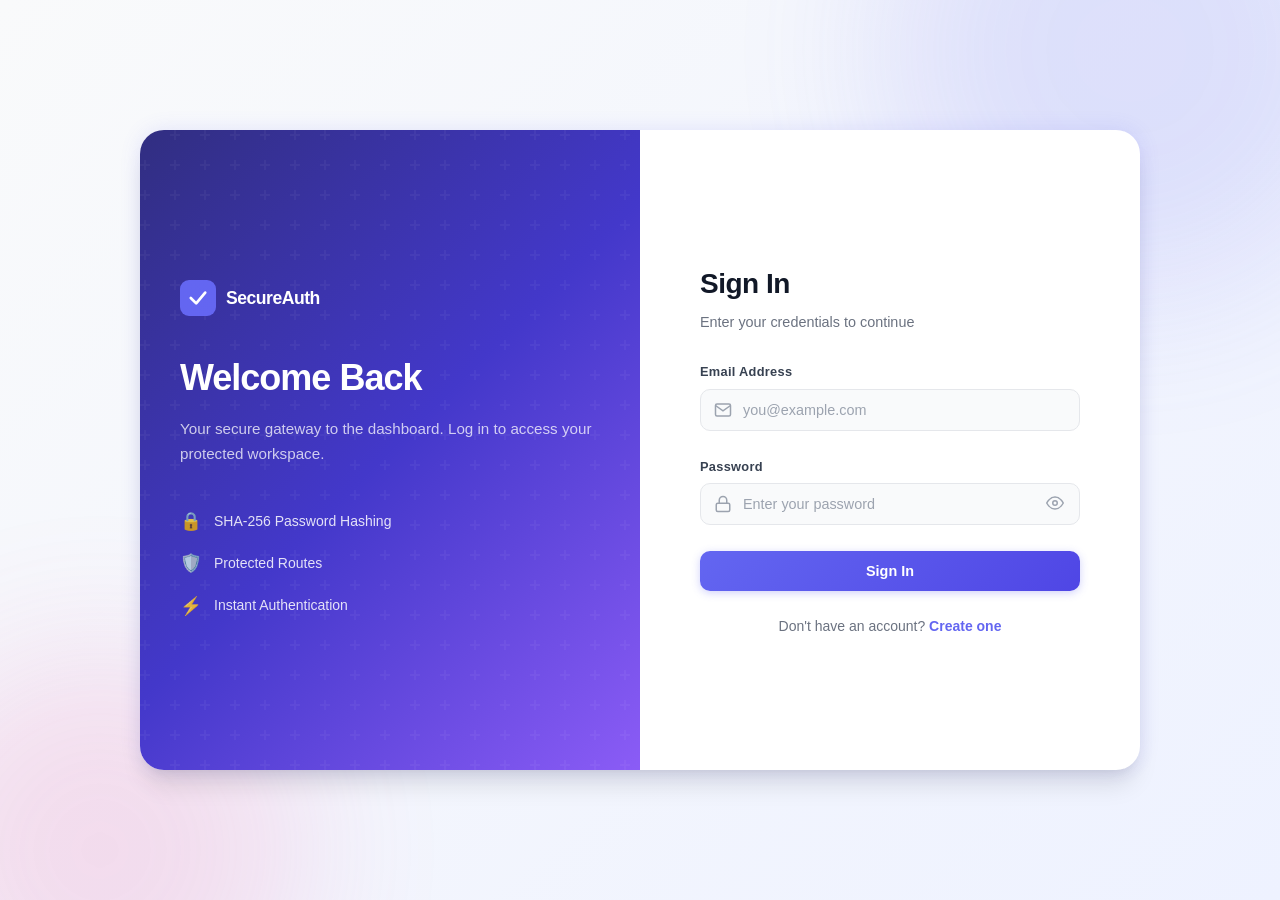
<file: oasis infobite internship/login-auth-system/dashboard.html>
<!DOCTYPE html>
<html lang="en">
<head>
    <meta charset="UTF-8">
    <meta name="viewport" content="width=device-width, initial-scale=1.0">
    <title>Dashboard — SecureAuth</title>
    <link rel="stylesheet" href="style.css">
</head>
<body class="dashboard-page">

    <!-- ═══ NAVBAR ═══ -->
    <nav class="dash-nav">
        <div class="dash-nav__inner">
            <div class="dash-nav__brand">
                <svg viewBox="0 0 32 32" fill="none">
                    <rect width="32" height="32" rx="8" fill="url(#dnav-grad)"/>
                    <path d="M10 16L14 20L22 12" stroke="white" stroke-width="2.5" stroke-linecap="round" stroke-linejoin="round"/>
                    <defs>
                        <linearGradient id="dnav-grad" x1="0" y1="0" x2="32" y2="32">
                            <stop stop-color="#6366f1"/>
                            <stop offset="1" stop-color="#8b5cf6"/>
                        </linearGradient>
                    </defs>
                </svg>
                <span>SecureAuth</span>
            </div>
            <div class="dash-nav__right">
                <div class="dash-nav__user" id="navUser">
                    <div class="dash-nav__avatar" id="navAvatar">U</div>
                    <span class="dash-nav__username" id="navUsername">User</span>
                </div>
                <button class="btn btn--outline btn--sm" id="logoutBtn">
                    <svg viewBox="0 0 24 24" fill="none" stroke="currentColor" stroke-width="2" style="width:16px;height:16px;margin-right:6px">
                        <path d="M9 21H5a2 2 0 0 1-2-2V5a2 2 0 0 1 2-2h4"/>
                        <polyline points="16 17 21 12 16 7"/>
                        <line x1="21" y1="12" x2="9" y2="12"/>
                    </svg>
                    Logout
                </button>
            </div>
        </div>
    </nav>

    <!-- ═══ MAIN DASHBOARD ═══ -->
    <main class="dashboard">
        <div class="dashboard__container">

            <!-- Welcome Header -->
            <div class="dashboard__header" id="dashHeader">
                <div class="dashboard__welcome">
                    <h1 class="dashboard__title">
                        Welcome back, <span id="dashUsername" class="dashboard__name">User</span>! 👋
                    </h1>
                    <p class="dashboard__subtitle">Here's your protected dashboard. Only authenticated users can see this.</p>
                </div>
                <div class="dashboard__date" id="dashDate"></div>
            </div>

            <!-- Stats Cards -->
            <div class="dashboard__stats">
                <div class="stat-card stat-card--purple">
                    <div class="stat-card__icon">👤</div>
                    <div class="stat-card__info">
                        <span class="stat-card__label">Account Status</span>
                        <span class="stat-card__value">Active</span>
                    </div>
                </div>
                <div class="stat-card stat-card--blue">
                    <div class="stat-card__icon">🔒</div>
                    <div class="stat-card__info">
                        <span class="stat-card__label">Security Level</span>
                        <span class="stat-card__value">SHA-256</span>
                    </div>
                </div>
                <div class="stat-card stat-card--green">
                    <div class="stat-card__icon">🕐</div>
                    <div class="stat-card__info">
                        <span class="stat-card__label">Login Time</span>
                        <span class="stat-card__value" id="loginTime">--:--</span>
                    </div>
                </div>
                <div class="stat-card stat-card--orange">
                    <div class="stat-card__icon">📊</div>
                    <div class="stat-card__info">
                        <span class="stat-card__label">Total Users</span>
                        <span class="stat-card__value" id="totalUsers">0</span>
                    </div>
                </div>
            </div>

            <!-- Info Cards -->
            <div class="dashboard__grid">
                <div class="info-card">
                    <h3 class="info-card__title">🛡️ Your Session</h3>
                    <div class="info-card__body">
                        <div class="info-row">
                            <span class="info-row__label">Username</span>
                            <span class="info-row__value" id="infoUsername">—</span>
                        </div>
                        <div class="info-row">
                            <span class="info-row__label">Email</span>
                            <span class="info-row__value" id="infoEmail">—</span>
                        </div>
                        <div class="info-row">
                            <span class="info-row__label">Registered</span>
                            <span class="info-row__value" id="infoRegistered">—</span>
                        </div>
                        <div class="info-row">
                            <span class="info-row__label">Session ID</span>
                            <span class="info-row__value info-row__value--mono" id="infoSession">—</span>
                        </div>
                    </div>
                </div>

                <div class="info-card">
                    <h3 class="info-card__title">🔐 Security Info</h3>
                    <div class="info-card__body">
                        <div class="info-row">
                            <span class="info-row__label">Password Hash</span>
                            <span class="info-row__value info-row__value--mono info-row__value--truncate" id="infoHash">—</span>
                        </div>
                        <div class="info-row">
                            <span class="info-row__label">Algorithm</span>
                            <span class="info-row__value">SHA-256</span>
                        </div>
                        <div class="info-row">
                            <span class="info-row__label">Storage</span>
                            <span class="info-row__value">localStorage (encrypted)</span>
                        </div>
                        <p class="info-card__note">
                            ⚠️ Your password is <strong>never stored in plain text</strong>. Only the SHA-256 hash is saved.
                        </p>
                    </div>
                </div>
            </div>

            <!-- Activity Section -->
            <div class="info-card info-card--wide">
                <h3 class="info-card__title">📋 How This Auth System Works</h3>
                <div class="info-card__body">
                    <div class="feature-list">
                        <div class="feature-list__item">
                            <span class="feature-list__badge">1</span>
                            <div>
                                <strong>Registration</strong> — Username, email, and password are validated. Password is hashed with SHA-256 before being stored in localStorage.
                            </div>
                        </div>
                        <div class="feature-list__item">
                            <span class="feature-list__badge">2</span>
                            <div>
                                <strong>Duplicate Check</strong> — If a user with the same email already exists, registration is blocked with an error message.
                            </div>
                        </div>
                        <div class="feature-list__item">
                            <span class="feature-list__badge">3</span>
                            <div>
                                <strong>Login</strong> — Email and password are validated. Password is hashed and compared against the stored hash. Generic error shown for wrong credentials.
                            </div>
                        </div>
                        <div class="feature-list__item">
                            <span class="feature-list__badge">4</span>
                            <div>
                                <strong>Protected Route</strong> — This dashboard checks for a valid session on page load. Without it, you're redirected to the login page.
                            </div>
                        </div>
                        <div class="feature-list__item">
                            <span class="feature-list__badge">5</span>
                            <div>
                                <strong>Logout</strong> — Clears the session from localStorage and redirects to the login page immediately.
                            </div>
                        </div>
                    </div>
                </div>
            </div>

        </div>
    </main>

    <script src="auth.js"></script>
    <script src="dashboard.js"></script>
</body>
</html>
</file>
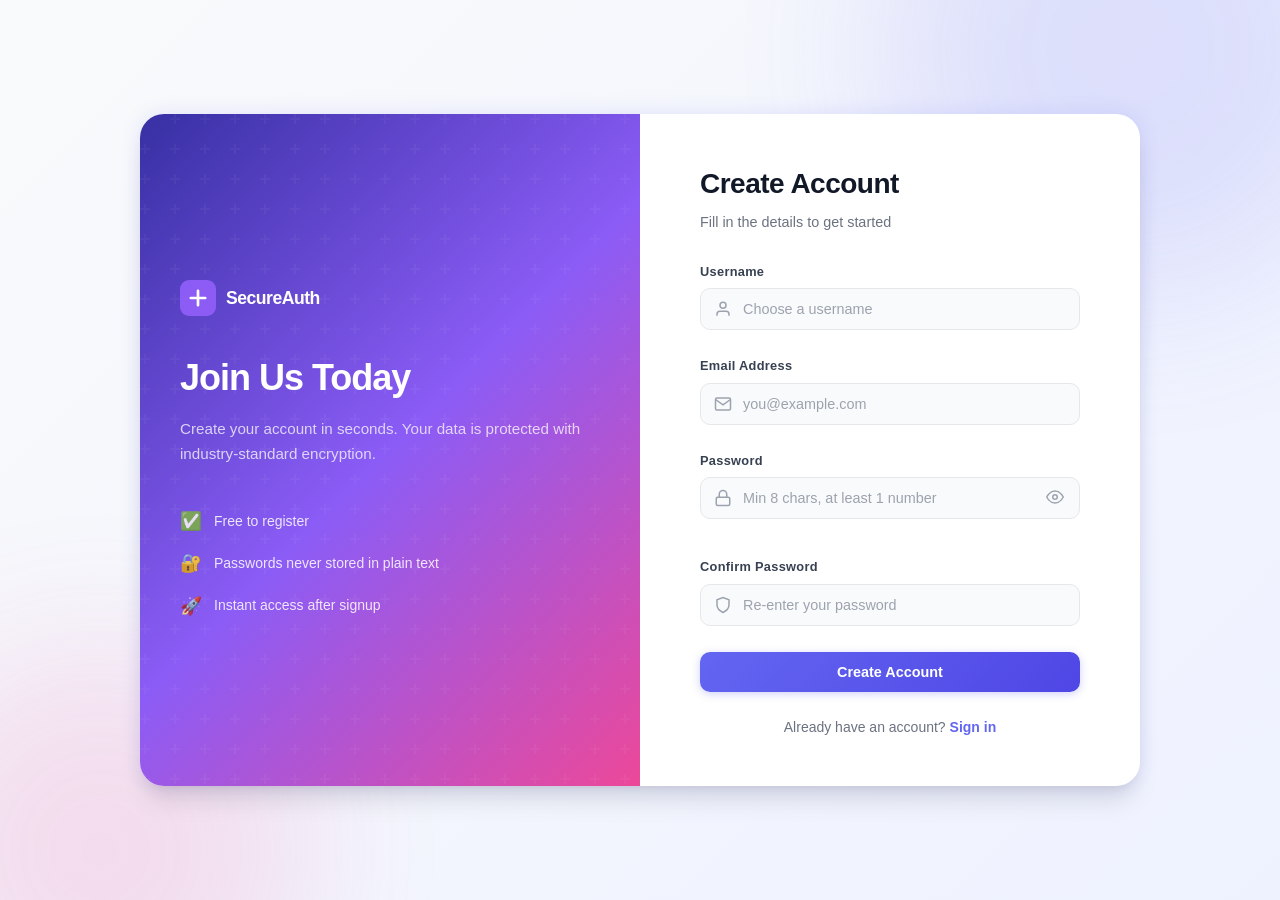
<file: oasis infobite internship/login-auth-system/register.html>
<!DOCTYPE html>
<html lang="en">
<head>
    <meta charset="UTF-8">
    <meta name="viewport" content="width=device-width, initial-scale=1.0">
    <title>Register — SecureAuth</title>
    <link rel="stylesheet" href="style.css">
</head>
<body class="auth-page">

    <!-- ═══ Background Decoration ═══ -->
    <div class="bg-decoration">
        <div class="bg-circle bg-circle--1"></div>
        <div class="bg-circle bg-circle--2"></div>
        <div class="bg-circle bg-circle--3"></div>
    </div>

    <div class="auth-container">
        <!-- ═══ Left Panel — Branding ═══ -->
        <div class="auth-brand auth-brand--register">
            <div class="auth-brand__content">
                <div class="auth-brand__logo">
                    <svg viewBox="0 0 40 40" fill="none" xmlns="http://www.w3.org/2000/svg">
                        <rect width="40" height="40" rx="10" fill="url(#logo-gradient2)"/>
                        <path d="M20 12V28M12 20H28" stroke="white" stroke-width="3" stroke-linecap="round"/>
                        <defs>
                            <linearGradient id="logo-gradient2" x1="0" y1="0" x2="40" y2="40">
                                <stop stop-color="#8b5cf6"/>
                                <stop offset="1" stop-color="#ec4899"/>
                            </linearGradient>
                        </defs>
                    </svg>
                    <span>SecureAuth</span>
                </div>
                <h1 class="auth-brand__title">Join Us Today</h1>
                <p class="auth-brand__subtitle">
                    Create your account in seconds. Your data is protected with industry-standard encryption.
                </p>
                <div class="auth-brand__features">
                    <div class="auth-brand__feature">
                        <span class="auth-brand__feature-icon">✅</span>
                        <span>Free to register</span>
                    </div>
                    <div class="auth-brand__feature">
                        <span class="auth-brand__feature-icon">🔐</span>
                        <span>Passwords never stored in plain text</span>
                    </div>
                    <div class="auth-brand__feature">
                        <span class="auth-brand__feature-icon">🚀</span>
                        <span>Instant access after signup</span>
                    </div>
                </div>
            </div>
        </div>

        <!-- ═══ Right Panel — Registration Form ═══ -->
        <div class="auth-form-panel">
            <div class="auth-form-wrapper">
                <div class="auth-form-header">
                    <h2 class="auth-form-title">Create Account</h2>
                    <p class="auth-form-subtitle">Fill in the details to get started</p>
                </div>

                <!-- Alert Box -->
                <div class="alert" id="alertBox">
                    <span class="alert__icon" id="alertIcon"></span>
                    <span class="alert__message" id="alertMessage"></span>
                    <button class="alert__close" onclick="hideAlert()">&times;</button>
                </div>

                <form class="auth-form" id="registerForm" novalidate>
                    <!-- Username Field -->
                    <div class="form-group" id="usernameGroup">
                        <label class="form-label" for="username">Username</label>
                        <div class="form-input-wrapper">
                            <svg class="form-input-icon" viewBox="0 0 24 24" fill="none" stroke="currentColor" stroke-width="2">
                                <path d="M20 21v-2a4 4 0 0 0-4-4H8a4 4 0 0 0-4 4v2"/>
                                <circle cx="12" cy="7" r="4"/>
                            </svg>
                            <input
                                type="text"
                                id="username"
                                class="form-input"
                                placeholder="Choose a username"
                                autocomplete="username"
                                required
                            >
                        </div>
                        <span class="form-error" id="usernameError"></span>
                    </div>

                    <!-- Email Field -->
                    <div class="form-group" id="emailGroup">
                        <label class="form-label" for="email">Email Address</label>
                        <div class="form-input-wrapper">
                            <svg class="form-input-icon" viewBox="0 0 24 24" fill="none" stroke="currentColor" stroke-width="2">
                                <path d="M4 4h16c1.1 0 2 .9 2 2v12c0 1.1-.9 2-2 2H4c-1.1 0-2-.9-2-2V6c0-1.1.9-2 2-2z"/>
                                <polyline points="22,6 12,13 2,6"/>
                            </svg>
                            <input
                                type="email"
                                id="email"
                                class="form-input"
                                placeholder="you@example.com"
                                autocomplete="email"
                                required
                            >
                        </div>
                        <span class="form-error" id="emailError"></span>
                    </div>

                    <!-- Password Field -->
                    <div class="form-group" id="passwordGroup">
                        <label class="form-label" for="password">Password</label>
                        <div class="form-input-wrapper">
                            <svg class="form-input-icon" viewBox="0 0 24 24" fill="none" stroke="currentColor" stroke-width="2">
                                <rect x="3" y="11" width="18" height="11" rx="2" ry="2"/>
                                <path d="M7 11V7a5 5 0 0 1 10 0v4"/>
                            </svg>
                            <input
                                type="password"
                                id="password"
                                class="form-input"
                                placeholder="Min 8 chars, at least 1 number"
                                autocomplete="new-password"
                                required
                            >
                            <button type="button" class="form-toggle-password" id="togglePassword" aria-label="Toggle password visibility">
                                <svg class="eye-open" viewBox="0 0 24 24" fill="none" stroke="currentColor" stroke-width="2">
                                    <path d="M1 12s4-8 11-8 11 8 11 8-4 8-11 8-11-8-11-8z"/>
                                    <circle cx="12" cy="12" r="3"/>
                                </svg>
                                <svg class="eye-closed" viewBox="0 0 24 24" fill="none" stroke="currentColor" stroke-width="2" style="display:none">
                                    <path d="M17.94 17.94A10.07 10.07 0 0 1 12 20c-7 0-11-8-11-8a18.45 18.45 0 0 1 5.06-5.94M9.9 4.24A9.12 9.12 0 0 1 12 4c7 0 11 8 11 8a18.5 18.5 0 0 1-2.16 3.19m-6.72-1.07a3 3 0 1 1-4.24-4.24"/>
                                    <line x1="1" y1="1" x2="23" y2="23"/>
                                </svg>
                            </button>
                        </div>
                        <span class="form-error" id="passwordError"></span>
                        <!-- Password Strength Meter -->
                        <div class="password-strength" id="passwordStrength">
                            <div class="password-strength__bar">
                                <div class="password-strength__fill" id="strengthFill"></div>
                            </div>
                            <span class="password-strength__label" id="strengthLabel"></span>
                        </div>
                    </div>

                    <!-- Confirm Password Field -->
                    <div class="form-group" id="confirmPasswordGroup">
                        <label class="form-label" for="confirmPassword">Confirm Password</label>
                        <div class="form-input-wrapper">
                            <svg class="form-input-icon" viewBox="0 0 24 24" fill="none" stroke="currentColor" stroke-width="2">
                                <path d="M12 22s8-4 8-10V5l-8-3-8 3v7c0 6 8 10 8 10z"/>
                            </svg>
                            <input
                                type="password"
                                id="confirmPassword"
                                class="form-input"
                                placeholder="Re-enter your password"
                                autocomplete="new-password"
                                required
                            >
                        </div>
                        <span class="form-error" id="confirmPasswordError"></span>
                    </div>

                    <!-- Submit Button -->
                    <button type="submit" class="btn btn--primary btn--full" id="registerBtn">
                        <span class="btn__text">Create Account</span>
                        <span class="btn__loader" id="registerLoader">
                            <svg class="spinner" viewBox="0 0 24 24">
                                <circle cx="12" cy="12" r="10" stroke="currentColor" stroke-width="3" fill="none" stroke-dasharray="31.4 31.4" stroke-linecap="round"/>
                            </svg>
                        </span>
                    </button>
                </form>

                <div class="auth-form-footer">
                    <p>Already have an account? <a href="index.html" class="link">Sign in</a></p>
                </div>
            </div>
        </div>
    </div>

    <script src="auth.js"></script>
    <script src="register.js"></script>
</body>
</html>
</file>
<file: oasis infobite internship/login-auth-system/style.css>
/* ═══════════════════════════════════════════════════════════
   SECUREAUTH — STYLESHEET
   Fonts: System stack (Inter-like)
   2 Background Colors: Indigo gradient (#312e81) + White (#ffffff)
   2 Font Styles: Sans-serif (body) + Monospace (hashes/codes)
   ═══════════════════════════════════════════════════════════ */

/* ─── CSS CUSTOM PROPERTIES ─── */
:root {
    /* Colors */
    --primary-50: #eef2ff;
    --primary-100: #e0e7ff;
    --primary-200: #c7d2fe;
    --primary-400: #818cf8;
    --primary-500: #6366f1;
    --primary-600: #4f46e5;
    --primary-700: #4338ca;
    --primary-800: #3730a3;
    --primary-900: #312e81;

    --accent-pink: #ec4899;
    --accent-purple: #8b5cf6;

    --success: #10b981;
    --error: #ef4444;
    --warning: #f59e0b;

    --gray-50: #f9fafb;
    --gray-100: #f3f4f6;
    --gray-200: #e5e7eb;
    --gray-300: #d1d5db;
    --gray-400: #9ca3af;
    --gray-500: #6b7280;
    --gray-600: #4b5563;
    --gray-700: #374151;
    --gray-800: #1f2937;
    --gray-900: #111827;

    --white: #ffffff;
    --black: #000000;

    /* Fonts */
    --font-sans: 'Inter', -apple-system, BlinkMacSystemFont, 'Segoe UI', Roboto, sans-serif;
    --font-mono: 'Fira Code', 'Cascadia Code', 'Consolas', monospace;

    /* Shadows */
    --shadow-sm: 0 1px 2px rgba(0, 0, 0, 0.05);
    --shadow-md: 0 4px 6px -1px rgba(0, 0, 0, 0.07), 0 2px 4px -2px rgba(0, 0, 0, 0.05);
    --shadow-lg: 0 10px 15px -3px rgba(0, 0, 0, 0.08), 0 4px 6px -4px rgba(0, 0, 0, 0.05);
    --shadow-xl: 0 20px 25px -5px rgba(0, 0, 0, 0.1), 0 8px 10px -6px rgba(0, 0, 0, 0.05);
    --shadow-glow: 0 0 20px rgba(99, 102, 241, 0.15);

    /* Radius */
    --radius-sm: 6px;
    --radius-md: 10px;
    --radius-lg: 16px;
    --radius-xl: 24px;

    /* Transitions */
    --transition: 0.3s cubic-bezier(0.4, 0, 0.2, 1);
}

/* ─── RESET ─── */
*,
*::before,
*::after {
    margin: 0;
    padding: 0;
    box-sizing: border-box;
}

html {
    font-size: 16px;
    -webkit-font-smoothing: antialiased;
    -moz-osx-font-smoothing: grayscale;
}

body {
    font-family: var(--font-sans);
    line-height: 1.6;
    color: var(--gray-800);
    background: var(--gray-50);
    min-height: 100vh;
}

a {
    color: var(--primary-500);
    text-decoration: none;
    transition: color var(--transition);
}

a:hover {
    color: var(--primary-700);
}

img {
    max-width: 100%;
    display: block;
}

button {
    cursor: pointer;
    font-family: inherit;
}


/* ═══════════════════════════════════════════════════════════
   BACKGROUND DECORATIONS
   ═══════════════════════════════════════════════════════════ */
.bg-decoration {
    position: fixed;
    inset: 0;
    pointer-events: none;
    z-index: 0;
    overflow: hidden;
}

.bg-circle {
    position: absolute;
    border-radius: 50%;
    filter: blur(80px);
    opacity: 0.15;
}

.bg-circle--1 {
    width: 500px;
    height: 500px;
    background: var(--primary-500);
    top: -200px;
    right: -100px;
    animation: float-bg 20s ease-in-out infinite;
}

.bg-circle--2 {
    width: 400px;
    height: 400px;
    background: var(--accent-pink);
    bottom: -150px;
    left: -100px;
    animation: float-bg 25s ease-in-out infinite reverse;
}

.bg-circle--3 {
    width: 300px;
    height: 300px;
    background: var(--accent-purple);
    top: 50%;
    left: 50%;
    transform: translate(-50%, -50%);
    animation: float-bg 15s ease-in-out infinite;
}

@keyframes float-bg {
    0%, 100% { transform: translate(0, 0) scale(1); }
    25% { transform: translate(30px, -20px) scale(1.05); }
    50% { transform: translate(-20px, 30px) scale(0.95); }
    75% { transform: translate(20px, 20px) scale(1.02); }
}


/* ═══════════════════════════════════════════════════════════
   AUTH LAYOUT (Login & Register)
   ═══════════════════════════════════════════════════════════ */
.auth-page {
    min-height: 100vh;
    display: flex;
    align-items: center;
    justify-content: center;
    padding: 20px;
    background: linear-gradient(135deg, var(--gray-50) 0%, var(--primary-50) 100%);
}

.auth-container {
    position: relative;
    z-index: 1;
    display: grid;
    grid-template-columns: 1fr 1fr;
    max-width: 1000px;
    width: 100%;
    min-height: 640px;
    background: var(--white);
    border-radius: var(--radius-xl);
    box-shadow: var(--shadow-xl), var(--shadow-glow);
    overflow: hidden;
    animation: fadeInUp 0.6s ease;
}

@keyframes fadeInUp {
    from {
        opacity: 0;
        transform: translateY(20px);
    }
    to {
        opacity: 1;
        transform: translateY(0);
    }
}

/* ─── Brand Panel ─── */
.auth-brand {
    background: linear-gradient(135deg, var(--primary-900) 0%, var(--primary-700) 50%, var(--accent-purple) 100%);
    padding: 48px 40px;
    display: flex;
    align-items: center;
    position: relative;
    overflow: hidden;
}

.auth-brand::before {
    content: '';
    position: absolute;
    inset: 0;
    background: url("data:image/svg+xml,%3Csvg width='60' height='60' viewBox='0 0 60 60' xmlns='http://www.w3.org/2000/svg'%3E%3Cg fill='none' fill-rule='evenodd'%3E%3Cg fill='%23ffffff' fill-opacity='0.04'%3E%3Cpath d='M36 34v-4h-2v4h-4v2h4v4h2v-4h4v-2h-4zm0-30V0h-2v4h-4v2h4v4h2V6h4V4h-4zM6 34v-4H4v4H0v2h4v4h2v-4h4v-2H6zM6 4V0H4v4H0v2h4v4h2V6h4V4H6z'/%3E%3C/g%3E%3C/g%3E%3C/svg%3E");
}

.auth-brand--register {
    background: linear-gradient(135deg, var(--primary-800) 0%, var(--accent-purple) 50%, var(--accent-pink) 100%);
}

.auth-brand__content {
    position: relative;
    z-index: 1;
    color: var(--white);
}

.auth-brand__logo {
    display: flex;
    align-items: center;
    gap: 10px;
    margin-bottom: 40px;
}

.auth-brand__logo svg {
    width: 36px;
    height: 36px;
}

.auth-brand__logo span {
    font-size: 1.1rem;
    font-weight: 700;
    letter-spacing: -0.5px;
}

.auth-brand__title {
    font-size: 2.25rem;
    font-weight: 800;
    line-height: 1.2;
    margin-bottom: 16px;
    letter-spacing: -1px;
}

.auth-brand__subtitle {
    font-size: 0.95rem;
    line-height: 1.7;
    color: rgba(255, 255, 255, 0.75);
    margin-bottom: 40px;
}

.auth-brand__features {
    display: flex;
    flex-direction: column;
    gap: 14px;
}

.auth-brand__feature {
    display: flex;
    align-items: center;
    gap: 12px;
    font-size: 0.875rem;
    color: rgba(255, 255, 255, 0.85);
}

.auth-brand__feature-icon {
    font-size: 1.1rem;
}

/* ─── Form Panel ─── */
.auth-form-panel {
    padding: 48px 40px;
    display: flex;
    align-items: center;
    justify-content: center;
}

.auth-form-wrapper {
    width: 100%;
    max-width: 380px;
}

.auth-form-header {
    margin-bottom: 28px;
}

.auth-form-title {
    font-size: 1.75rem;
    font-weight: 800;
    color: var(--gray-900);
    letter-spacing: -0.5px;
    margin-bottom: 4px;
}

.auth-form-subtitle {
    font-size: 0.9rem;
    color: var(--gray-500);
}

.auth-form-footer {
    text-align: center;
    margin-top: 24px;
    font-size: 0.875rem;
    color: var(--gray-500);
}

.link {
    font-weight: 600;
    color: var(--primary-500);
}

.link:hover {
    color: var(--primary-700);
    text-decoration: underline;
}


/* ═══════════════════════════════════════════════════════════
   FORM ELEMENTS
   ═══════════════════════════════════════════════════════════ */
.auth-form {
    display: flex;
    flex-direction: column;
    gap: 20px;
}

.form-group {
    display: flex;
    flex-direction: column;
    gap: 6px;
}

.form-label {
    font-size: 0.8rem;
    font-weight: 600;
    color: var(--gray-700);
    letter-spacing: 0.3px;
}

.form-input-wrapper {
    position: relative;
    display: flex;
    align-items: center;
}

.form-input-icon {
    position: absolute;
    left: 14px;
    width: 18px;
    height: 18px;
    color: var(--gray-400);
    pointer-events: none;
    transition: color var(--transition);
}

.form-input {
    width: 100%;
    padding: 12px 14px 12px 42px;
    font-family: var(--font-sans);
    font-size: 0.9rem;
    color: var(--gray-800);
    background: var(--gray-50);
    border: 1.5px solid var(--gray-200);
    border-radius: var(--radius-md);
    outline: none;
    transition: all var(--transition);
}

.form-input::placeholder {
    color: var(--gray-400);
}

.form-input:focus {
    border-color: var(--primary-500);
    background: var(--white);
    box-shadow: 0 0 0 3px rgba(99, 102, 241, 0.1);
}

.form-input:focus + .form-input-icon,
.form-input:focus ~ .form-input-icon {
    color: var(--primary-500);
}

.form-input-wrapper:focus-within .form-input-icon {
    color: var(--primary-500);
}

/* Error state */
.form-group.error .form-input {
    border-color: var(--error);
    background: #fef2f2;
}

.form-group.error .form-input:focus {
    box-shadow: 0 0 0 3px rgba(239, 68, 68, 0.1);
}

.form-group.error .form-input-icon {
    color: var(--error);
}

.form-error {
    font-size: 0.78rem;
    color: var(--error);
    min-height: 0;
    opacity: 0;
    transform: translateY(-4px);
    transition: all var(--transition);
}

.form-group.error .form-error {
    opacity: 1;
    transform: translateY(0);
    min-height: 18px;
}

/* Password Toggle */
.form-toggle-password {
    position: absolute;
    right: 12px;
    background: none;
    border: none;
    padding: 4px;
    color: var(--gray-400);
    transition: color var(--transition);
}

.form-toggle-password:hover {
    color: var(--gray-600);
}

.form-toggle-password svg {
    width: 18px;
    height: 18px;
}

/* Password Strength */
.password-strength {
    display: flex;
    align-items: center;
    gap: 10px;
    margin-top: 2px;
    opacity: 0;
    transition: opacity var(--transition);
}

.password-strength.visible {
    opacity: 1;
}

.password-strength__bar {
    flex: 1;
    height: 4px;
    background: var(--gray-200);
    border-radius: 2px;
    overflow: hidden;
}

.password-strength__fill {
    height: 100%;
    width: 0;
    border-radius: 2px;
    transition: all 0.4s ease;
}

.password-strength__label {
    font-size: 0.72rem;
    font-weight: 600;
    text-transform: uppercase;
    letter-spacing: 0.5px;
    min-width: 50px;
    text-align: right;
}


/* ═══════════════════════════════════════════════════════════
   ALERT BOX
   ═══════════════════════════════════════════════════════════ */
.alert {
    display: none;
    align-items: center;
    gap: 10px;
    padding: 12px 16px;
    border-radius: var(--radius-md);
    font-size: 0.85rem;
    font-weight: 500;
    margin-bottom: 8px;
    animation: shakeIn 0.4s ease;
}

@keyframes shakeIn {
    0% { transform: translateX(-10px); opacity: 0; }
    50% { transform: translateX(5px); }
    100% { transform: translateX(0); opacity: 1; }
}

.alert.show {
    display: flex;
}

.alert--error {
    background: #fef2f2;
    color: #991b1b;
    border: 1px solid #fecaca;
}

.alert--success {
    background: #f0fdf4;
    color: #166534;
    border: 1px solid #bbf7d0;
}

.alert__icon {
    font-size: 1.1rem;
    flex-shrink: 0;
}

.alert__message {
    flex: 1;
}

.alert__close {
    background: none;
    border: none;
    font-size: 1.25rem;
    color: inherit;
    opacity: 0.5;
    padding: 0 4px;
    line-height: 1;
    transition: opacity var(--transition);
}

.alert__close:hover {
    opacity: 1;
}


/* ═══════════════════════════════════════════════════════════
   BUTTONS
   ═══════════════════════════════════════════════════════════ */
.btn {
    display: inline-flex;
    align-items: center;
    justify-content: center;
    font-family: var(--font-sans);
    font-size: 0.9rem;
    font-weight: 600;
    padding: 12px 24px;
    border-radius: var(--radius-md);
    border: none;
    cursor: pointer;
    transition: all var(--transition);
    position: relative;
    overflow: hidden;
}

.btn--primary {
    background: linear-gradient(135deg, var(--primary-500), var(--primary-600));
    color: var(--white);
    box-shadow: 0 2px 8px rgba(99, 102, 241, 0.3);
}

.btn--primary:hover {
    background: linear-gradient(135deg, var(--primary-600), var(--primary-700));
    box-shadow: 0 4px 16px rgba(99, 102, 241, 0.4);
    transform: translateY(-1px);
}

.btn--primary:active {
    transform: translateY(0);
}

.btn--primary:disabled {
    opacity: 0.6;
    cursor: not-allowed;
    transform: none;
}

.btn--outline {
    background: transparent;
    color: var(--gray-600);
    border: 1.5px solid var(--gray-300);
}

.btn--outline:hover {
    background: var(--gray-50);
    border-color: var(--gray-400);
    color: var(--gray-800);
}

.btn--sm {
    padding: 8px 16px;
    font-size: 0.8rem;
}

.btn--full {
    width: 100%;
}

.btn__text {
    transition: opacity var(--transition);
}

.btn__loader {
    position: absolute;
    display: none;
}

.btn.loading .btn__text {
    opacity: 0;
}

.btn.loading .btn__loader {
    display: block;
}

.spinner {
    width: 22px;
    height: 22px;
    animation: spin 0.8s linear infinite;
}

@keyframes spin {
    to { transform: rotate(360deg); }
}


/* ═══════════════════════════════════════════════════════════
   DASHBOARD
   ═══════════════════════════════════════════════════════════ */
.dashboard-page {
    background: var(--gray-50);
    min-height: 100vh;
}

/* Navbar */
.dash-nav {
    background: var(--white);
    border-bottom: 1px solid var(--gray-200);
    position: sticky;
    top: 0;
    z-index: 100;
    box-shadow: var(--shadow-sm);
}

.dash-nav__inner {
    max-width: 1200px;
    margin: 0 auto;
    padding: 12px 24px;
    display: flex;
    align-items: center;
    justify-content: space-between;
}

.dash-nav__brand {
    display: flex;
    align-items: center;
    gap: 10px;
    font-weight: 700;
    font-size: 1rem;
    color: var(--gray-800);
}

.dash-nav__brand svg {
    width: 28px;
    height: 28px;
}

.dash-nav__right {
    display: flex;
    align-items: center;
    gap: 20px;
}

.dash-nav__user {
    display: flex;
    align-items: center;
    gap: 10px;
}

.dash-nav__avatar {
    width: 34px;
    height: 34px;
    border-radius: 50%;
    background: linear-gradient(135deg, var(--primary-500), var(--accent-purple));
    color: var(--white);
    display: flex;
    align-items: center;
    justify-content: center;
    font-weight: 700;
    font-size: 0.85rem;
}

.dash-nav__username {
    font-size: 0.875rem;
    font-weight: 600;
    color: var(--gray-700);
}

/* Dashboard Content */
.dashboard {
    animation: fadeInUp 0.5s ease;
}

.dashboard__container {
    max-width: 1200px;
    margin: 0 auto;
    padding: 32px 24px 60px;
}

.dashboard__header {
    display: flex;
    justify-content: space-between;
    align-items: flex-start;
    margin-bottom: 32px;
    flex-wrap: wrap;
    gap: 16px;
}

.dashboard__title {
    font-size: 1.75rem;
    font-weight: 800;
    color: var(--gray-900);
    letter-spacing: -0.5px;
}

.dashboard__name {
    background: linear-gradient(135deg, var(--primary-500), var(--accent-purple));
    -webkit-background-clip: text;
    background-clip: text;
    -webkit-text-fill-color: transparent;
}

.dashboard__subtitle {
    font-size: 0.9rem;
    color: var(--gray-500);
    margin-top: 4px;
}

.dashboard__date {
    font-size: 0.85rem;
    color: var(--gray-500);
    padding: 8px 16px;
    background: var(--white);
    border-radius: var(--radius-md);
    border: 1px solid var(--gray-200);
}

/* Stats Cards */
.dashboard__stats {
    display: grid;
    grid-template-columns: repeat(4, 1fr);
    gap: 20px;
    margin-bottom: 32px;
}

.stat-card {
    background: var(--white);
    border-radius: var(--radius-lg);
    padding: 24px;
    display: flex;
    align-items: center;
    gap: 16px;
    border: 1px solid var(--gray-100);
    box-shadow: var(--shadow-sm);
    transition: all var(--transition);
}

.stat-card:hover {
    transform: translateY(-2px);
    box-shadow: var(--shadow-md);
}

.stat-card__icon {
    font-size: 2rem;
    line-height: 1;
}

.stat-card__info {
    display: flex;
    flex-direction: column;
    gap: 2px;
}

.stat-card__label {
    font-size: 0.75rem;
    font-weight: 500;
    color: var(--gray-500);
    text-transform: uppercase;
    letter-spacing: 0.5px;
}

.stat-card__value {
    font-size: 1.1rem;
    font-weight: 700;
    color: var(--gray-800);
}

.stat-card--purple { border-left: 4px solid var(--accent-purple); }
.stat-card--blue { border-left: 4px solid var(--primary-500); }
.stat-card--green { border-left: 4px solid var(--success); }
.stat-card--orange { border-left: 4px solid var(--warning); }

/* Info Cards */
.dashboard__grid {
    display: grid;
    grid-template-columns: repeat(2, 1fr);
    gap: 24px;
    margin-bottom: 24px;
}

.info-card {
    background: var(--white);
    border-radius: var(--radius-lg);
    border: 1px solid var(--gray-100);
    box-shadow: var(--shadow-sm);
    overflow: hidden;
}

.info-card--wide {
    grid-column: 1 / -1;
}

.info-card__title {
    font-size: 1rem;
    font-weight: 700;
    color: var(--gray-800);
    padding: 20px 24px;
    border-bottom: 1px solid var(--gray-100);
}

.info-card__body {
    padding: 20px 24px;
}

.info-card__note {
    margin-top: 16px;
    padding: 12px 16px;
    background: #fffbeb;
    border-radius: var(--radius-sm);
    font-size: 0.8rem;
    color: #92400e;
    border: 1px solid #fde68a;
}

.info-row {
    display: flex;
    justify-content: space-between;
    align-items: center;
    padding: 10px 0;
    border-bottom: 1px solid var(--gray-100);
}

.info-row:last-of-type {
    border-bottom: none;
}

.info-row__label {
    font-size: 0.85rem;
    font-weight: 500;
    color: var(--gray-500);
}

.info-row__value {
    font-size: 0.85rem;
    font-weight: 600;
    color: var(--gray-800);
    text-align: right;
}

.info-row__value--mono {
    font-family: var(--font-mono);
    font-size: 0.78rem;
    color: var(--primary-600);
}

.info-row__value--truncate {
    max-width: 200px;
    overflow: hidden;
    text-overflow: ellipsis;
    white-space: nowrap;
}

/* Feature list */
.feature-list {
    display: flex;
    flex-direction: column;
    gap: 16px;
}

.feature-list__item {
    display: flex;
    align-items: flex-start;
    gap: 14px;
    font-size: 0.875rem;
    color: var(--gray-600);
    line-height: 1.6;
}

.feature-list__badge {
    flex-shrink: 0;
    width: 28px;
    height: 28px;
    border-radius: 50%;
    background: linear-gradient(135deg, var(--primary-500), var(--accent-purple));
    color: var(--white);
    display: flex;
    align-items: center;
    justify-content: center;
    font-size: 0.75rem;
    font-weight: 700;
    margin-top: 2px;
}


/* ═══════════════════════════════════════════════════════════
   RESPONSIVE DESIGN
   ═══════════════════════════════════════════════════════════ */

@media (max-width: 900px) {
    .auth-container {
        grid-template-columns: 1fr;
        max-width: 480px;
    }

    .auth-brand {
        display: none;
    }

    .auth-form-panel {
        padding: 40px 28px;
    }

    .dashboard__stats {
        grid-template-columns: repeat(2, 1fr);
    }

    .dashboard__grid {
        grid-template-columns: 1fr;
    }
}

@media (max-width: 640px) {
    .dashboard__stats {
        grid-template-columns: 1fr;
    }

    .dash-nav__username {
        display: none;
    }

    .dashboard__title {
        font-size: 1.35rem;
    }

    .dashboard__header {
        flex-direction: column;
    }

    .info-row {
        flex-direction: column;
        align-items: flex-start;
        gap: 4px;
    }

    .info-row__value {
        text-align: left;
    }

    .info-row__value--truncate {
        max-width: 100%;
    }
}

@media (max-width: 480px) {
    .auth-form-panel {
        padding: 32px 20px;
    }

    .auth-form-title {
        font-size: 1.4rem;
    }

    .dashboard__container {
        padding: 20px 16px 40px;
    }
}

/* Reduced Motion */
@media (prefers-reduced-motion: reduce) {
    *,
    *::before,
    *::after {
        animation-duration: 0.01ms !important;
        transition-duration: 0.01ms !important;
    }
}
</file>
